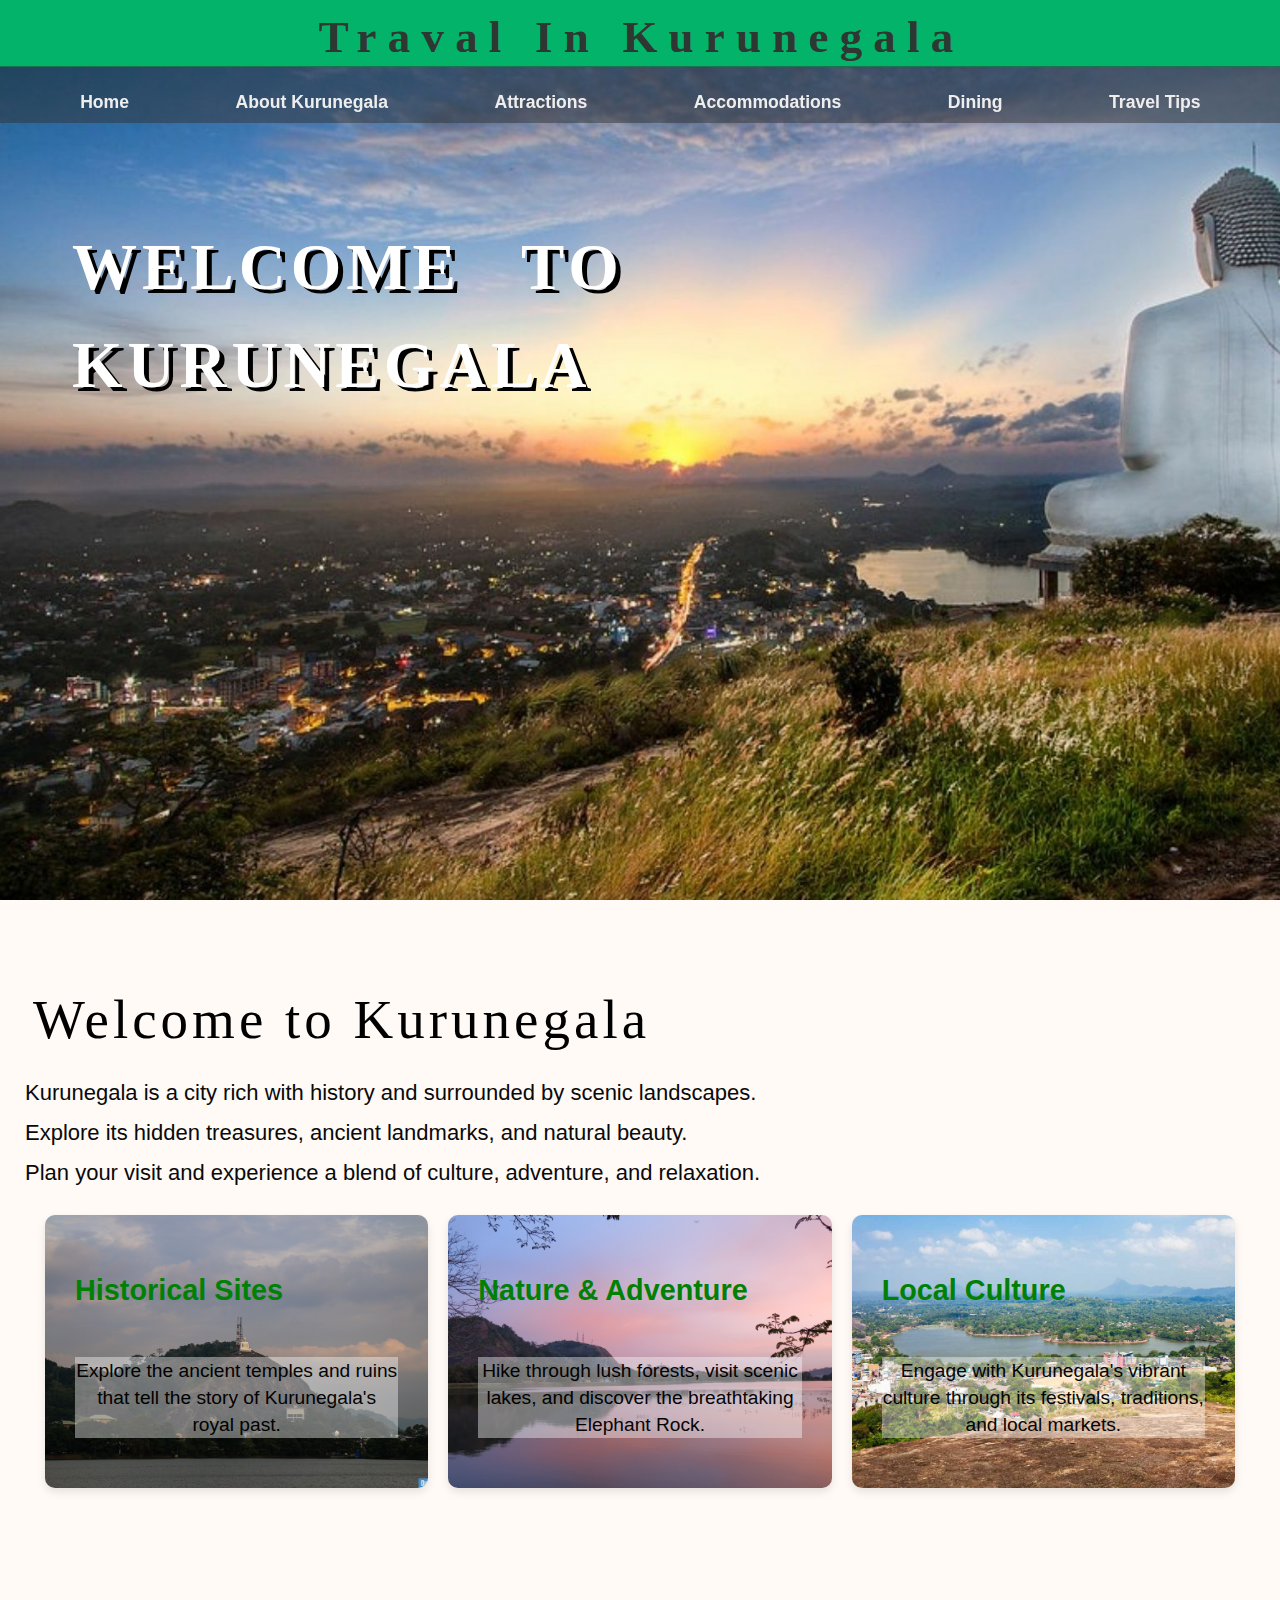
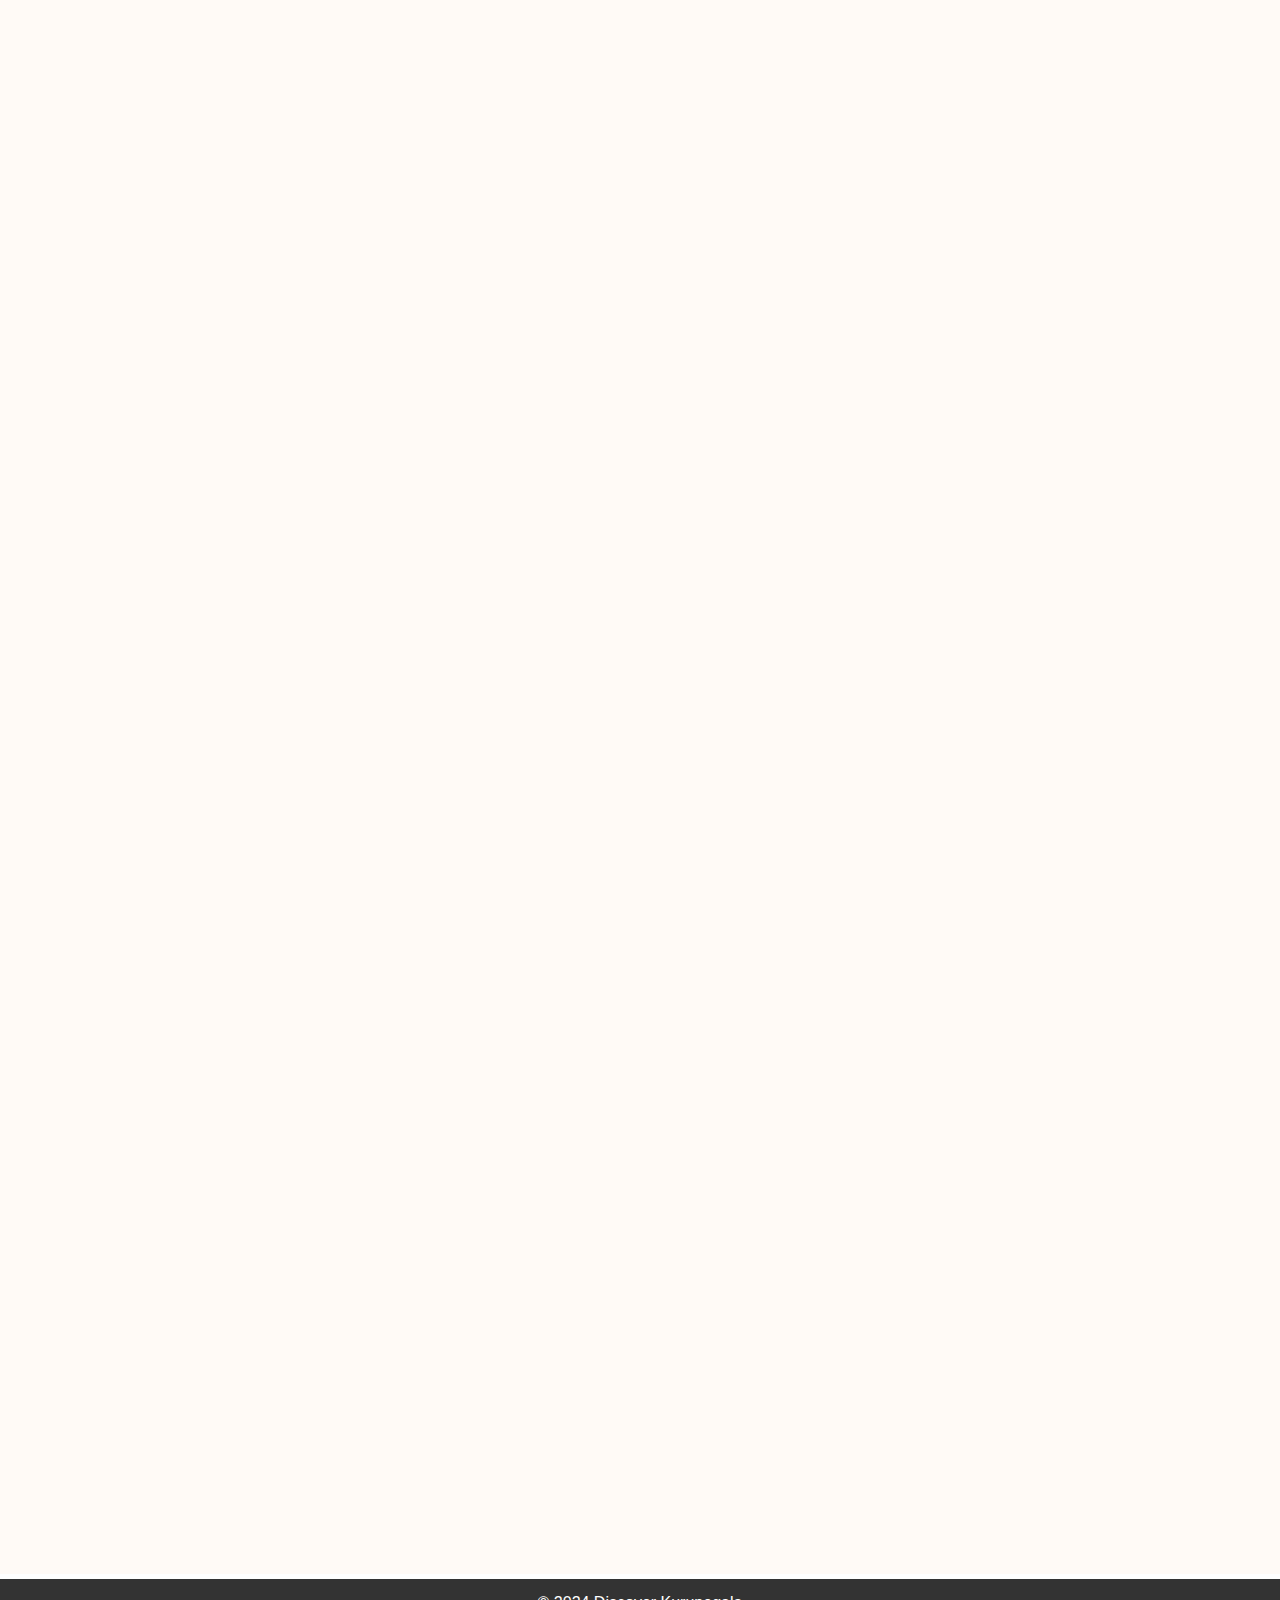
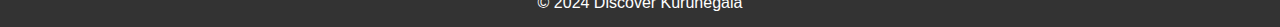
<file: index.html>
<!DOCTYPE html>
<html lang="en">
<head>
    <meta charset="UTF-8">
    <meta name="viewport" content="width=device-width, initial-scale=1.0">
    <title>Discover Kurunegala</title>
    <link rel="stylesheet" href="inde.css">
    <link href="https://unpkg.com/aos@2.3.1/dist/aos.css" rel="stylesheet">
   
</head>
<body>
<div id="header">
        <h1 style="font-size: 45px; text-align: center; font-family: EngraversGothic BT;">Traval In Kurunegala</h1>
</div>   
<div style="position:relative; margin: 0;">
    <nav>
        <ul style="margin: 0;">
            <b>
        <li><a href="index.html">Home</a></li>
        <li><a href="about.html">About Kurunegala</a></li>
        <li><a href="attractions.html">Attractions</a></li>
        <li><a href="accommodation.html">Accommodations</a></li>
        <li><a href="dining.html">Dining</a></li>
        <li><a href="traveltips.html">Travel Tips</a></li>
            </b>
        </ul>
    </nav>
</div>
<div id="img">
    <h1 data-aos="zoom-in-up" data-aos-duration="2000"> <br> Welcome To <br>Kurunegala</h1>
</div>




<section  style="background-color: #fffaf6;">
    <div class="ayubowan-svg">
        <img src="index image/Ayubowan.svg" alt="ayubowan">
    </div>
    <h2 >Welcome to Kurunegala</h2>
    <p>Kurunegala is a city rich with history and surrounded by scenic landscapes. <br>
         Explore its hidden treasures, ancient landmarks, and natural beauty. <br>
          Plan your visit and experience a blend of culture, adventure, and relaxation.</p>

    <!-- Features grid -->
    <div class="features">
        <div class="feature-box1">
            <h3>Historical Sites</h3>
            <p>Explore the ancient temples and ruins that tell the story of Kurunegala's royal past.</p>
            
        </div>
        <div class="feature-box2">
            <h3>Nature & Adventure</h3>
            <p>Hike through lush forests, visit scenic lakes, and discover the breathtaking Elephant Rock.</p>
        </div>
        <div class="feature-box3">
            <h3>Local Culture</h3>
            <div class="transboox"><p>Engage with Kurunegala's vibrant culture through its festivals, traditions, and local markets.</p></div>
        </div>
    </div>
</section>
<div class="picBox" style="background-color: #fffaf6;; height: auto;">
     <div class="pic-item1"><img src="index image/Kurunegala, Sri Lanka 🌿💚🇱🇰.jfif" alt="ku"  data-aos="zoom-in-up" data-aos-duration="2500"></div>
     <div class="pic-item2"> <img src="index image/dolukanda.jpg" alt="dulu" data-aos="zoom-in-up" data-aos-duration="2500"></div>
     <div class="pic-item3"> <img src="index image/Yapahuwa1.jpg" alt="dulu" data-aos="zoom-in-up" data-aos-duration="2500"></div>
     <div class="pic-item4"> <img src="index image/paduwasnuwara.JPG" alt="dulu" data-aos="zoom-in-up" data-aos-duration="3000"></div>
     <div class="pic-item5"><img src="index image/ku.natural.jpg" alt="dulu" data-aos="zoom-in-up" data-aos-duration="3000"></div>
     <div class="pic-item6"><img src="index image/epitam.jpg" alt="dulu" data-aos="zoom-in-up" data-aos-duration="3000"></div>

     <div class="pic-item7"><img src="index image/Deduru-Oya-2.jpg" alt="ku"  data-aos="zoom-in-up" data-aos-duration="2500"></div>
     <div class="pic-item8"> <img src="index image/9836.jpg" alt="dulu" data-aos="zoom-in-up" data-aos-duration="2500"></div>
     <div class="pic-item9"> <img src="index image/rooc.jpg" alt="dulu" data-aos="zoom-in-up" data-aos-duration="2500"></div>
     <div class="pic-item10"> <img src="index image/istockp.jpg" alt="dulu" data-aos="zoom-in-up" data-aos-duration="3000"></div>
     <div class="pic-item11"><img src="index image/LK94009374-07-E (1).JPG" alt="dulu" data-aos="zoom-in-up" data-aos-duration="3000"></div>
     <div class="pic-item12"><img src="index image/R.jfif" alt="dulu" data-aos="zoom-in-up" data-aos-duration="3000"></div>
</div>  

<div>

</div>


<script src="https://unpkg.com/aos@2.3.1/dist/aos.js"></script>
<script>
    AOS.init();
  </script>


<footer>
        &copy; 2024 Discover Kurunegala 
    </footer>
</body>
</html>
</file>
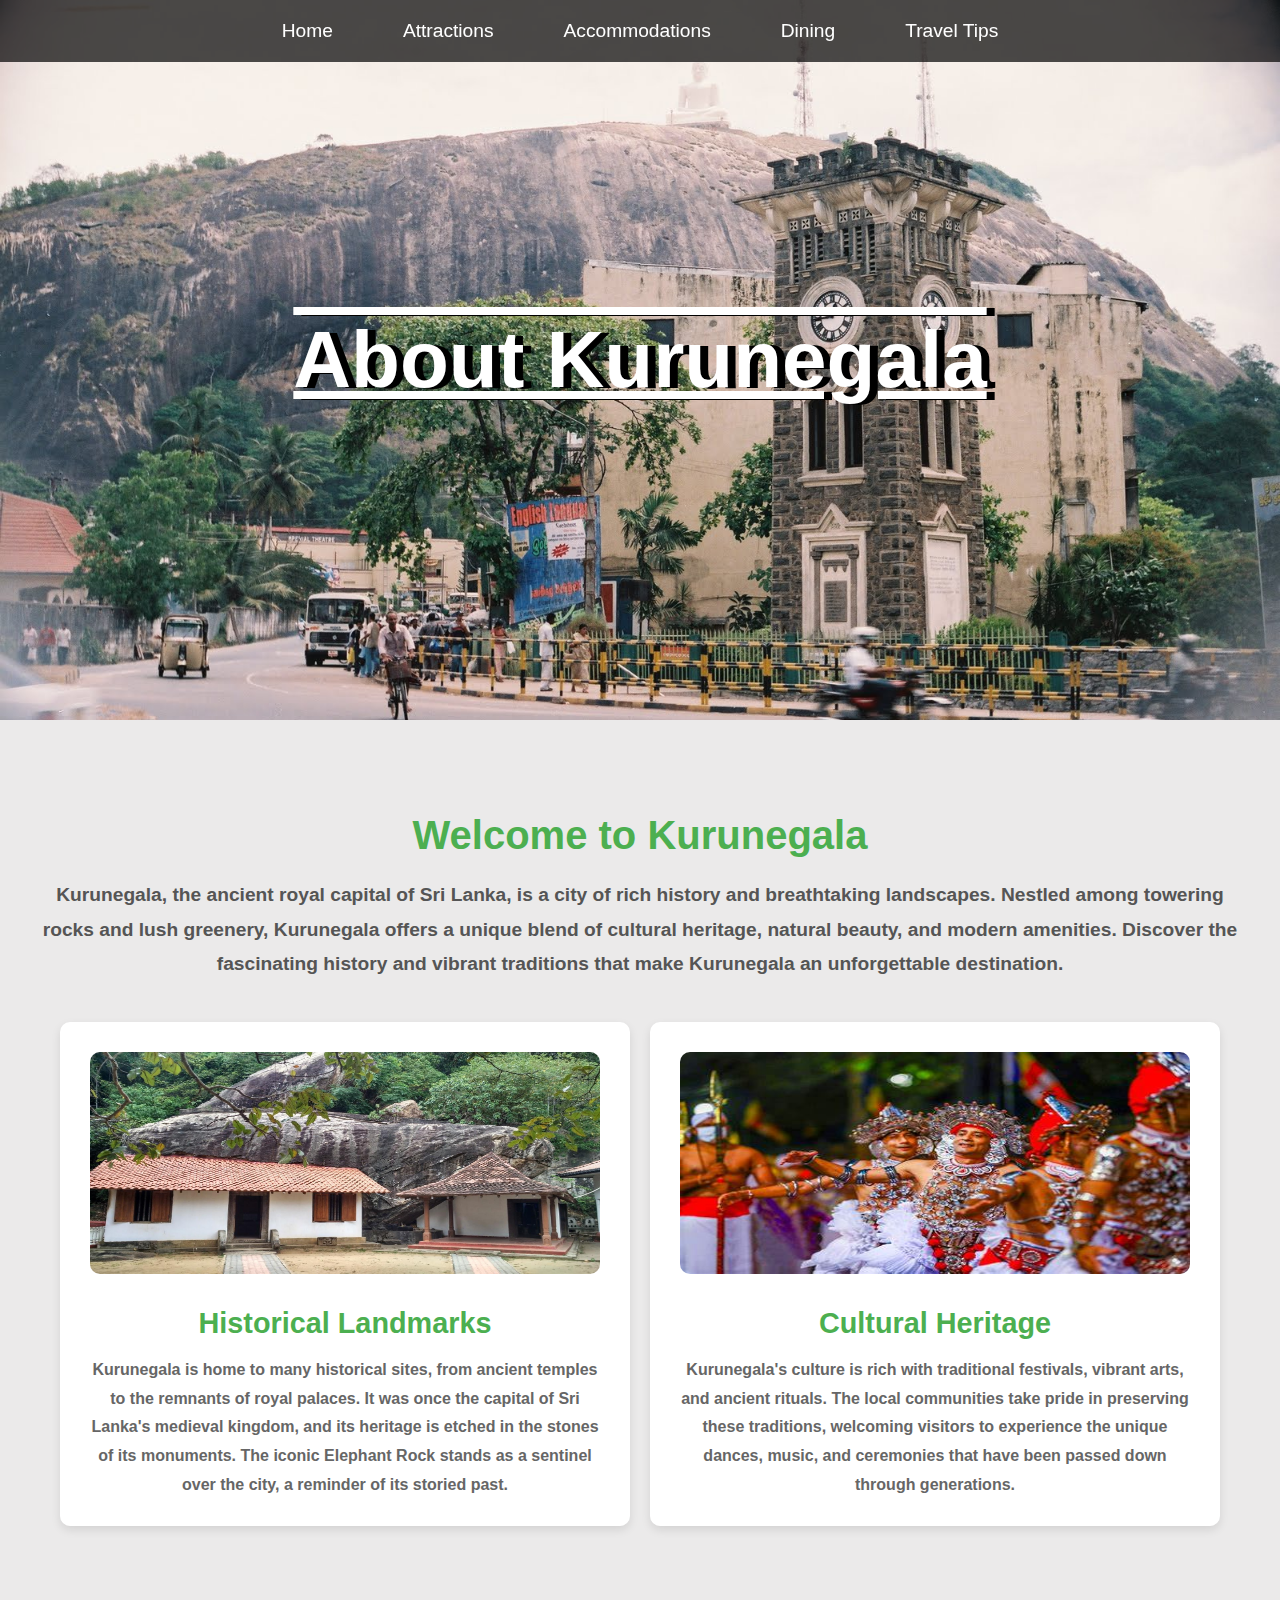
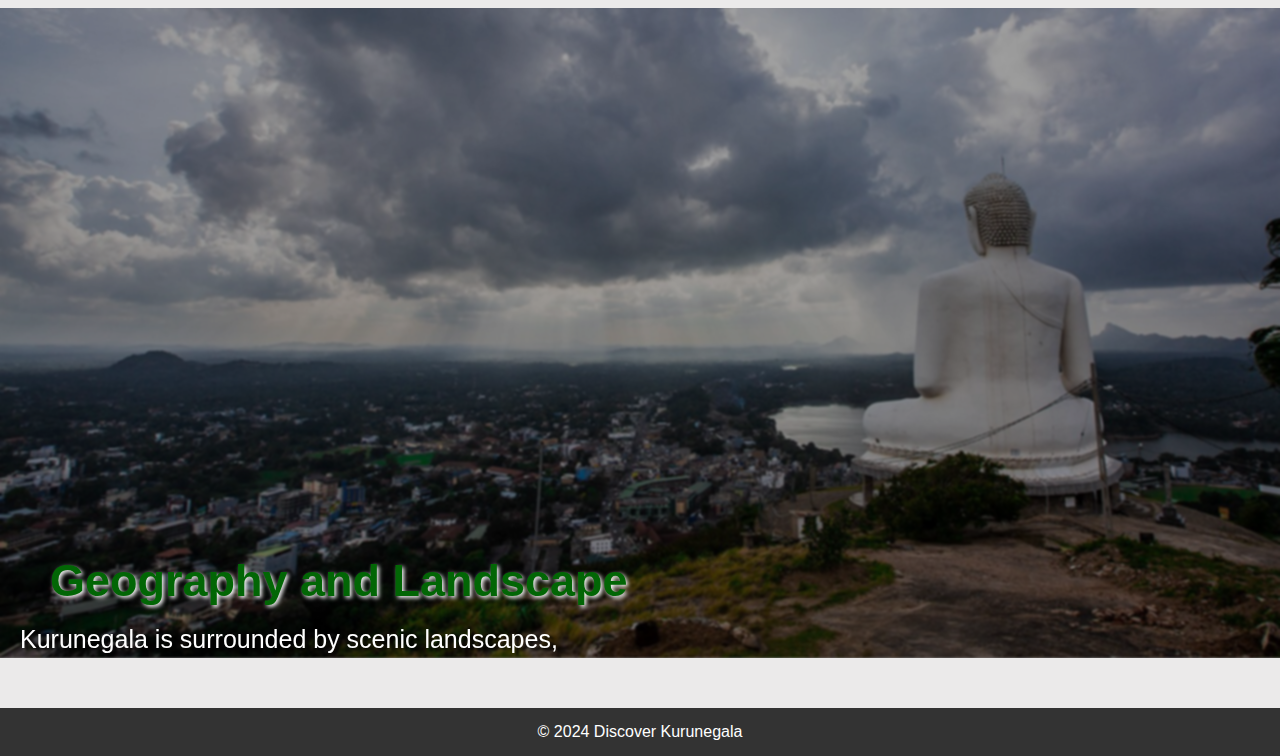
<file: about.html>
<!DOCTYPE html>
<html lang="en">
<head>
    <meta charset="UTF-8">
    <meta name="viewport" content="width=device-width, initial-scale=1.0">
    <title>About Kurunegala</title>
    <link rel="stylesheet" href="about.css">
    <link href="https://unpkg.com/aos@2.3.1/dist/aos.css" rel="stylesheet">
    <style>
      
    </style>
</head>
<body>

    <!-- Header Section -->
    <header >
        <nav>
            <a href="index.html">Home</a>          
            <a href="attractions.html">Attractions</a>
            <a href="accommodation.html">Accommodations</a>
            <a href="dining.html">Dining</a>
            <a href="traveltips.html">Travel Tips</a>
        </nav>
        <h1 data-aos="zoom-in-up" data-aos-duration="2000">About Kurunegala</h1>
    </header>

    <!-- Main Content Section -->
    <section>
        <h2>Welcome to Kurunegala</h2>
        <p>
            Kurunegala, the ancient royal capital of Sri Lanka, is a city of rich history and breathtaking landscapes. 
            Nestled among towering rocks and lush greenery, Kurunegala offers a unique blend of cultural heritage,
             natural beauty, and modern amenities. Discover the fascinating history and vibrant traditions that make
              Kurunegala an unforgettable destination.
        </p>

        <!-- Two-column layout for history and culture -->
        <div class="info-grid">
            <!-- Historical Info -->
            <div class="info-box">
                <img  src="about img/R.jpg" alt="Historical Landmarks">
                <h3>Historical Landmarks</h3>
                <p>
                    Kurunegala is home to many historical sites, from ancient temples to the remnants of royal palaces. 
                    It was once the capital of Sri Lanka's medieval kingdom, and its heritage is etched in the stones of
                     its monuments. The iconic Elephant Rock stands as a sentinel over the city, a reminder of its storied past.
                </p>
            </div>

            <!-- Cultural Info -->
            <div class="info-box">
                <img src="about img/pkuru.jfif" alt="Cultural Heritage">
                <h3>Cultural Heritage</h3>
                <p>
                    Kurunegala's culture is rich with traditional festivals, vibrant arts, and ancient rituals.
                     The local communities take pride in preserving these traditions, welcoming visitors to experience
                      the unique dances, music, and ceremonies that have been passed down through generations.
                </p>
            </div>
        </div>
    </section>

    <div class="kuru">
       <div class="kuru2">
        <h1 class="kngl" data-aos="zoom-in-up" data-aos-duration="2500" >
           <i>kurunegala</i> 
        </h1>

        <p class="p1" class="kngl" data-aos="zoom-in-up" data-aos-duration="2500"> 
            Kurunegala is a major city in the North Western Province of Sri Lanka and serves as the <br> capital of 
            both Kurunegala District and the province itself. It is located approximately 94 kilometers <br>northeast of
             Colombo, the country's capital, making it a significant urban center in the region. <br> Here are some highlights 
        </p>

        <h1 class="ph2"> Geography and Landscape </h1><br>
        <p  class="p2" >
        
            Kurunegala is surrounded by scenic landscapes, <br>
            including the iconic Kurunegala Lake and several large rock <br>
            outcrops,with the most famous being (Ethagala) or "Elephant Rock,"<br> 
            which resembles an elephant. The town is nestled amidst <br>
            coconut and rubber plantations, with a tropical climate <br>
            that keeps the region lush and green year-round.
        </p>

        <h1 class=" ph3">Historical Significance</h1><br>
        <p class="p3">    
            Kurunegala holds historical importance as an ancient <br>
            royal capital of Sri Lanka. It was briefly the seat <br>
            of the Sinhalese kings in the late 13th century, before <br>
            the kingdom moved to Kandy.  The area has remnants of <br>
            old royal architecture, monuments, and ruins that point <br>
            to its regal past.  The town’s name itself is believed to <br>
            derive from "Kuru Nagara," meaning "Town of the Elephant, <br>
            " a reference to both its geography and local legends. <br>
        </p>
    </p>
         <h1 class="ph4" >Economy and Development</h1><br>
        <p class="p4" >
            
            Kurunegala serves as a commercial and agricultural hub,<br> 
            with a thriving economy based on agriculture,  <br>
            especially in the coconut, paddy, and rubber industries. <br>
            It is also known for producing pottery, furniture, <br>
            and handicrafts. The city has seen recent development <br>
            in infrastructure, attracting more businesses and modern <br>
            facilities.
        </p>


        <h1 class="ph5"> Natural  Attractions</h1><br>
        <p class="p5" >
          
            - Ethagala (Elephant Rock): A popular viewpoint, it offers a <br> 
                panoramic view of the city and surrounding areas. <br>
            - Kurunegala Lake: A tranquil spot for walking, boating,<br> 
                and enjoying nature. <br>
            - Ridi Viharaya (Silver Temple): An ancient Buddhist temple <br>
                with intricate carvings and a rich history, located nearby. <br>
            - Kobeygane Sudarshanarama Purana Viharaya: A famous temple <br>
                 with beautiful architecture and a serene atmosphere.

        </p>


        <h1 class="ph6" >Transportation and Accessibility</h1><br>
        <p class="p6" >
            
            Kurunegala’s strategic location makes it an important transport hub. <br>
            The city has a modern bus station that connects to Colombo, Kandy, <br>
            Anuradhapura, and other major cities. The Kurunegala Railway Station <br>
            is on the   main railway line from Colombo to Kandy, with additional <br>
            connections to other regions. The planned Central  Expressway is <br>
            expected to enhance connectivity even further, reducing travel time <br>
            to Colombo and making  Kurunegala more accessible.
            

        </p>


        <h1 class="ph7">Educational and Healthcare Facilities</h1><br>
        <p class="p7">
            
            Kurunegala has a number of well-regarded schools, technical institutes, <br> 
            and a government university, the Wayamba University of Sri Lanka, which <br>
            specializes in agriculture, business, and computing. The Teaching Hospital <br>
            Kurunegala serves as the main healthcare provider in the region,  offering a <br>
            range of services to residents and visitors.
        </p>



        <h1 class="ph8" > Traditional Crafts and Shopping </h1><br>
        <p class="p8">
           
            Kurunegala is known for its handicrafts, especially items made from clay, <br>
            brass, and wood. Many local artisans produce pottery, traditional furniture, <br>
            and brassware that reflect Sri Lankan cultural motifs. The Kurunegala Market <br>
            is a bustling place where one can find fresh produce, spices, and local crafts.
        </p>



        <h1 class="ph9" >  Climate </h1><br>
        <p class="p9" >
            The climate in Kurunegala is tropical, with two main seasons: the wet season <br>
            (typically May to September) and the dry season (November to April). <br>
            Average temperatures range between 24°C and 32°C throughout the year. <br>
            The monsoon seasons bring occasional heavy rains, but the dry season offers <br>
            warm and pleasant weather, ideal for outdoor activities.In summary, <br>
            Kurunegala is a city that holds great historical, cultural, and natural appeal. <br>
            From its rich royal past to its agricultural strengths and emerging development, <br>
            Kurunegala serves as a fascinating blend of tradition and modernity, <br>
            offering visitors and residents alike a unique experience in the heart of Sri Lanka.
        </p>

        <p class="p10"></p>

        <p class="p11"></p>
      </div>
    </div>

    <script src="https://unpkg.com/aos@2.3.1/dist/aos.js"></script>
    <script>
        AOS.init();
      </script>

    <!-- Footer Section -->
    <footer>
        &copy;  2024 Discover Kurunegala 
    </footer>

</body>
</html>
</file>
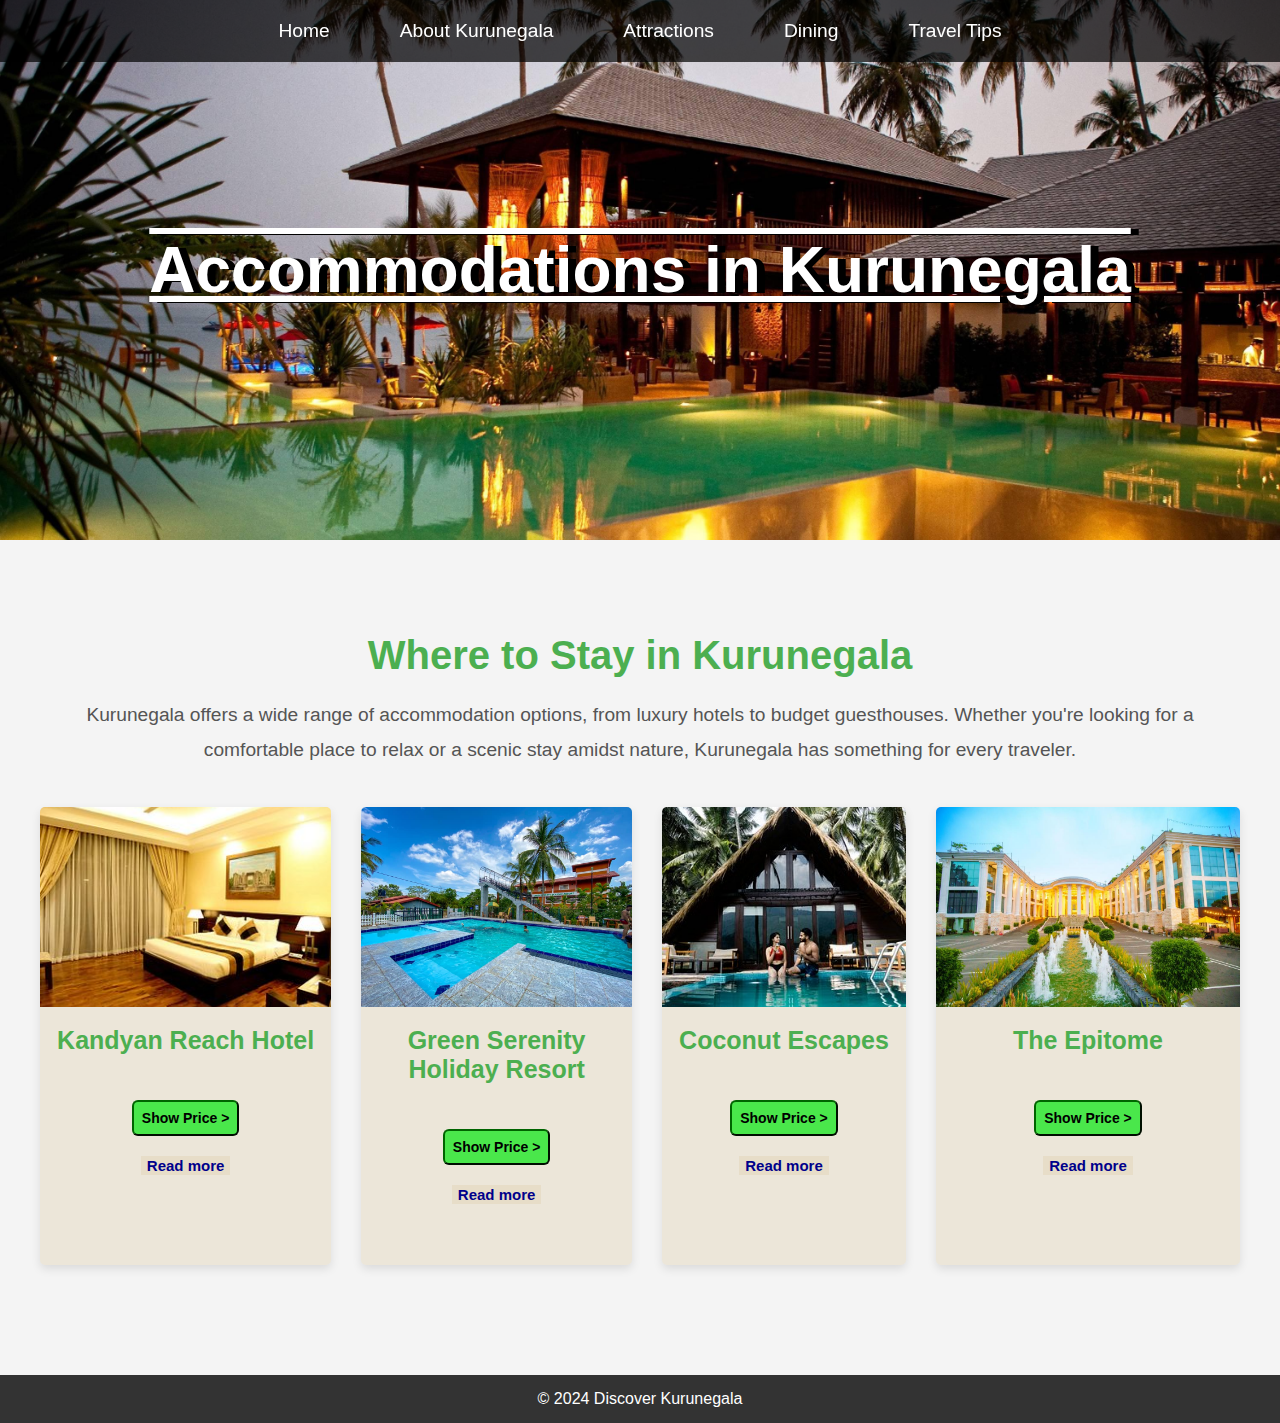
<file: accommodation.html>
<!DOCTYPE html>
<html lang="en">
<head>
    <meta charset="UTF-8">
    <meta name="viewport" content="width=device-width, initial-scale=1.0">
    <title>Attraction in Kurunegala</title>
    <link rel="stylesheet" href="accommodation.css">
    <script src="accommodation.js"></script>

</head>
<body>

    <!-- Header Section -->
    <header>
        <nav>
            <a href="index.html">Home</a>
            <a href="about.html">About Kurunegala</a>
            <a href="attractions.html">Attractions</a>
            <a href="dining.html">Dining</a>
            <a href="traveltips.html">Travel Tips</a>
        </nav>
        <h1> Accommodations in Kurunegala</h1>
    </header>

    <!-- Main Content Section -->
    <section>
        <h2>Where to Stay in Kurunegala</h2>
        <p>Kurunegala offers a wide range of accommodation options, from luxury hotels to budget guesthouses.
             Whether you're looking for a comfortable place to relax or a scenic stay amidst nature, Kurunegala has
              something for every traveler.</p>

        <!-- Attractions Grid -->
        <div class="attractions-grid ">
            <!-- Attractions Item 1 -->
            <div class="attraction-item">   
                <img src="accommodation img/kandyan-reach-hotel.jpg" alt="Hotel 1"> 
                <h3> Kandyan Reach  Hotel</h3> 
                <div class="btn">
                    <button class="bttn2"> Show Price > </button>
                </div>                
                
                   
                <p>
                    <span id="dots1"></span>
                    <span id="more1"> 
                        Finding an ideal hotel in Kurunegala does not have to be difficult. Welcome to Kandyan Reach Hotel, a nice option for travelers like you.

You’ll enjoy relaxing rooms that offer air conditioning, and you can stay connected during your stay as Kandyan Reach Hotel offers guests free internet access.

The hotel features a concierge and room service. Plus, Kandyan Reach Hotel offers a pool and free breakfast, providing a pleasant respite from your busy day. For guests with a vehicle, free parking is available.

If you are looking for a good Indian restaurant, you may want to check out Shanthi Cafe or Awanhala Kurunegala while staying at Kandyan Reach Hotel.

Kandyan Reach Hotel puts the best of Kurunegala at your fingertips, making your stay both relaxing and enjoyable.
                    </span>
                        <button onclick="toggleReadMore(1)" class="read-more-btn" id="myBtn1">Read more</button></p>
           
            </div>
           


            <!-- Attractions Item 2 -->
            <div class="attraction-item">
                <img src="accommodation img/green-serenity-holiday.jpg" alt="Hotel 2">
                <h3> Green Serenity <br> Holiday Resort</h3>
                <div class="btn">
                    <button class="bttn2"> Show Price > </button>
                </div>     
                <p><span id="dots2"></span>
                    <span id="more2"> 
                        Green Serenity Holiday Resort is set in Kurunegala and offers a restaurant, a swimming pool, 
                         playground, a reception hall and a garden. Located right next to the calming Maguruoya River,
                          the property lies in lush greenery with plenty of wildlife roaming around.
                    </span>
                        <button onclick="toggleReadMore(2)" class="read-more-btn" id="myBtn2">Read more</button></p>
            </div>

            <!-- Attractions Item 3 -->
            <div class="attraction-item">
                <img src="accommodation img/coconut-escapes.jpg" alt="Guesthouse 1">
                <h3>Coconut Escapes</h3>
                <div class="btn">
                    <button class="bttn2"> Show Price > </button>
                </div>     
                <p><span id="dots3"></span>
                    <span id="more3"> 
                        We are a newly built hotel offering a luxurious escape with adventure filled exhilarating 
                        experience. Private Villa with pool. Situated amid 40 acres of Coconut Plantation overlooking
                         the Mountain ranges and Paddy fields. There is no better place to enjoy the serenity, have a 
                         dip in our plunge pool and listen to the bird whistle. ATV Bikes, Air Rifle Shooting, Village 
                         Tractor tours, Golf Cart Rides, Board Games, Cricket, we got it all.
                    </span>
                        <button onclick="toggleReadMore(3)" class="read-more-btn" id="myBtn3">Read more</button></p>
            </div>

            <!-- Attractions Item 4 -->
            <div class="attraction-item">
                <img src="accommodation img/epitom.jpg" alt="Hotel 3">
                <h3>The Epitome</h3>
                <div class="btn">
                    <button class="bttn2"> Show Price > </button>
                </div>     
                <p><span id="dots4"></span>
                    <span id="more4"> 
                        Set in Kurunegala, 46 km from Kandy Royal Botanic Gardens, The Epitome offers accommodation with an outdoor swimming pool, free private parking, a garden and a shared lounge. The property is located 46 km from Kandy City Center Shopping Mall, 47 km from Sri Dalada Maligawa and 47 km from Kandy Museum. The hotel has a terrace and city views, and guests can enjoy a meal at the restaurant or a drink at the bar.

At the hotel all rooms come with air conditioning, a seating area, a flat-screen TV with satellite channels, a safety deposit box and a private bathroom with a bidet, free toiletries and a hairdryer. At The Epitome each room is fitted with bed linen and towels.

Guests at the accommodation will be able to enjoy activities in and around Kurunegala, like cycling.

Staff at The Epitome are always available to provide information at the reception.

Bogambara Stadium is 47 km from the hotel, while Kandy railway station is 47 km away. Victoria Reservoir Kandy Seaplane Base Airport is 63 km from the property.

Couples particularly like the location — they rated it 8.2 for a two-person trip.
                    </span>
                        <button onclick="toggleReadMore(4)" class="read-more-btn" id="myBtn4">Read more</button></p>
            </div>
        </div>
    </section>

    <!-- Footer Section -->
    <footer>
        &copy; 2024 Discover Kurunegala 
    </footer>

</body>
</html>
</file>
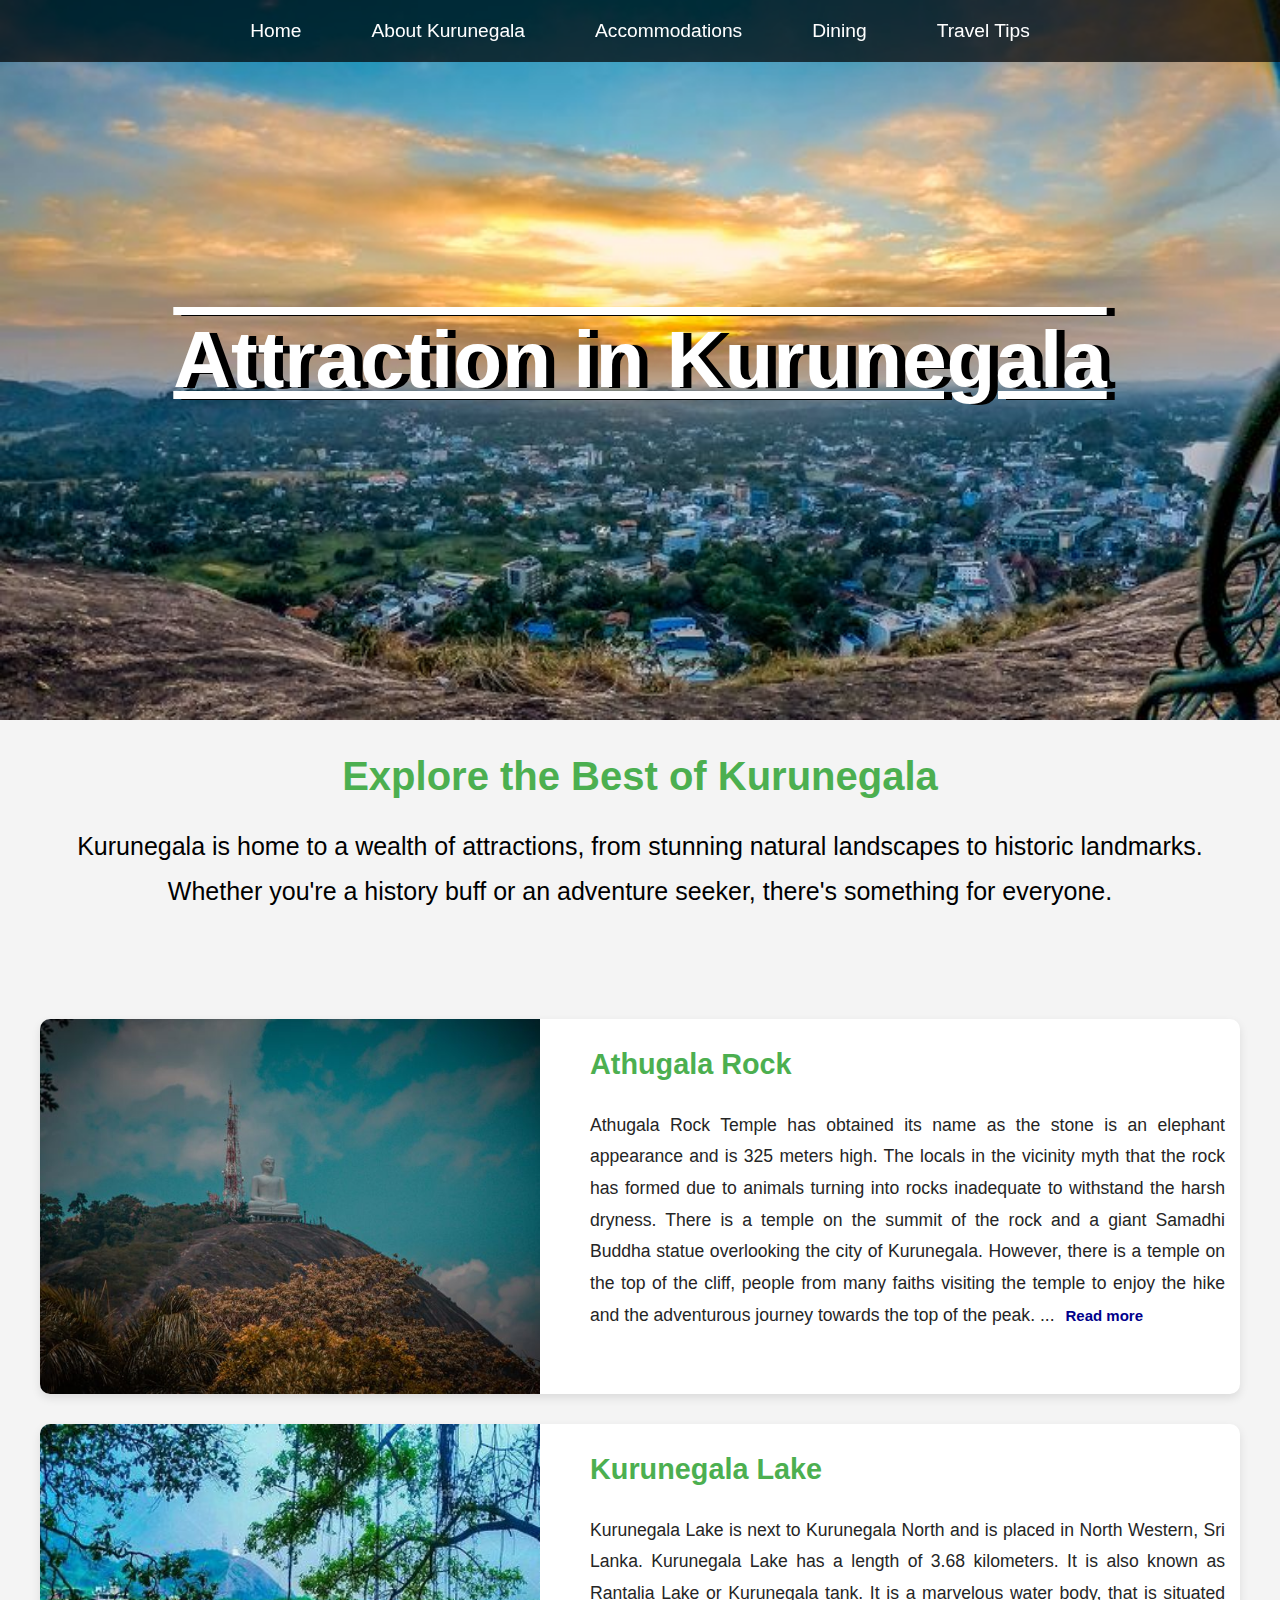
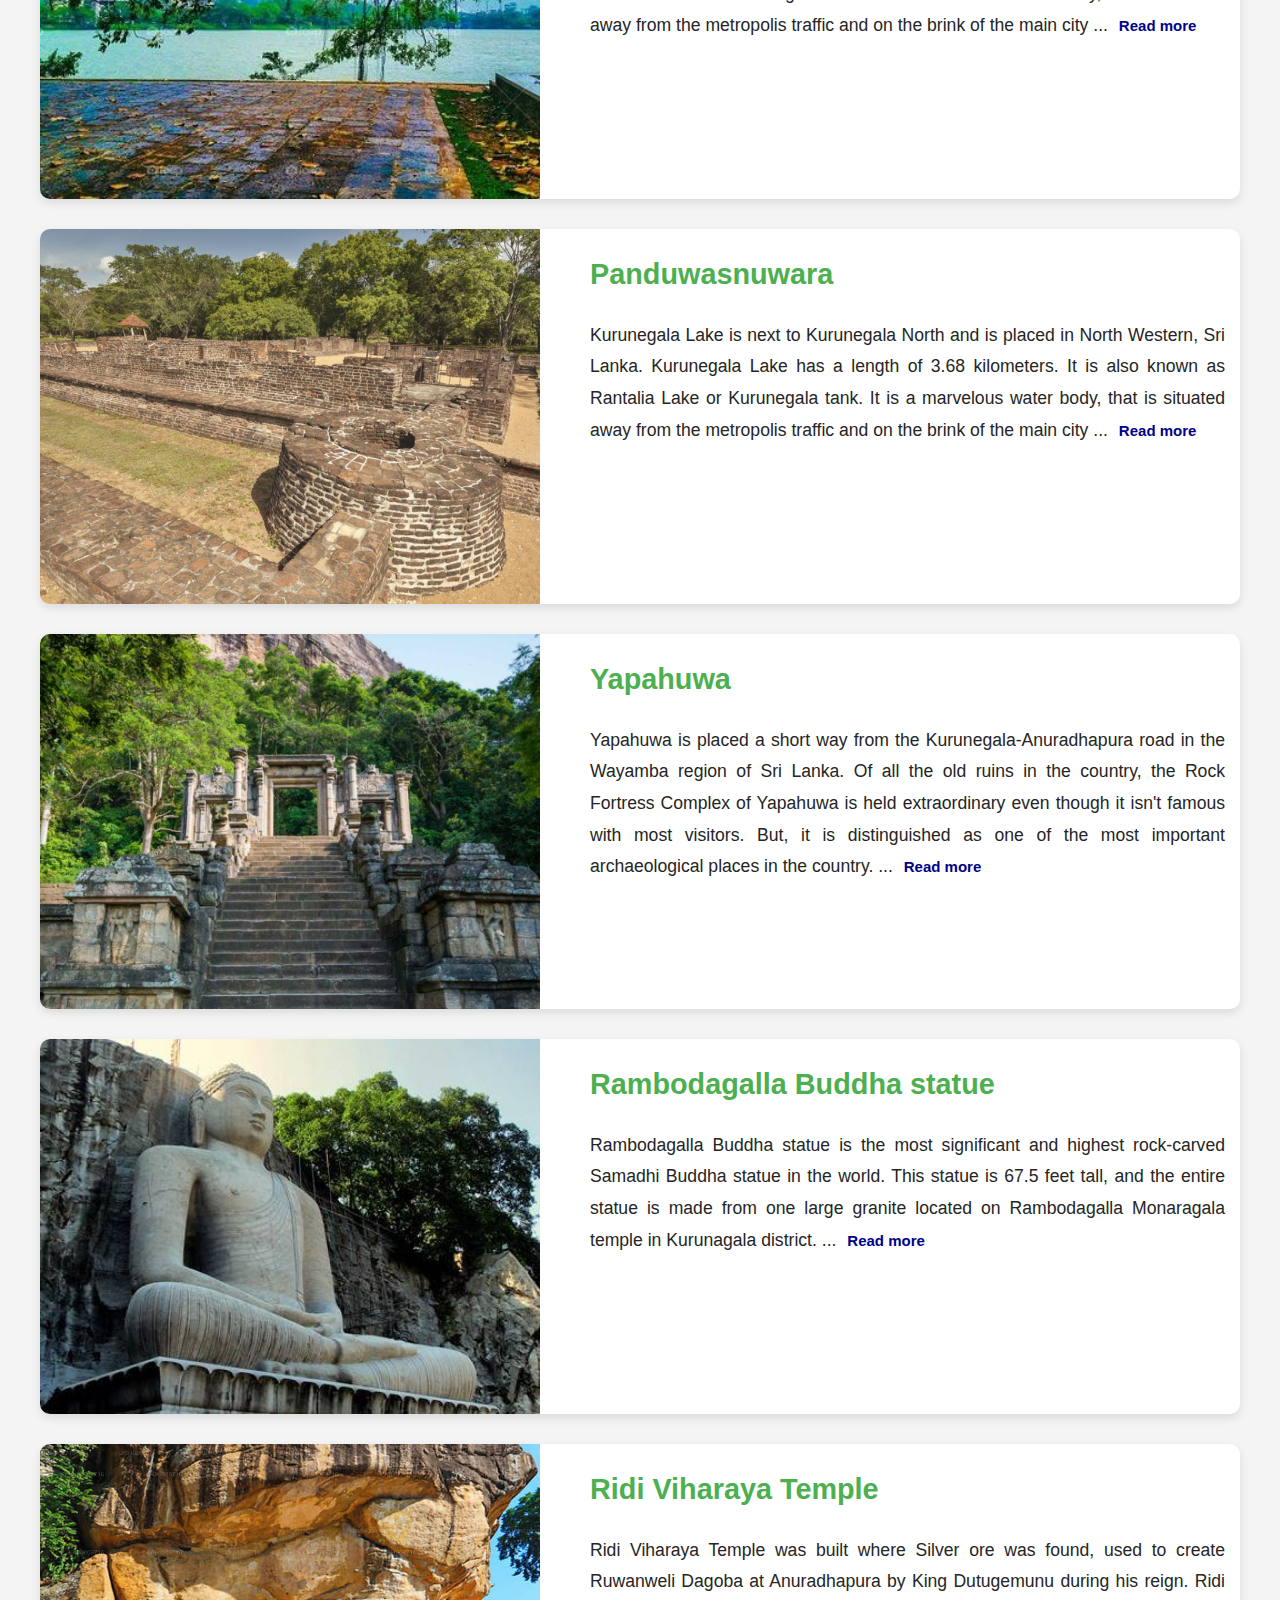
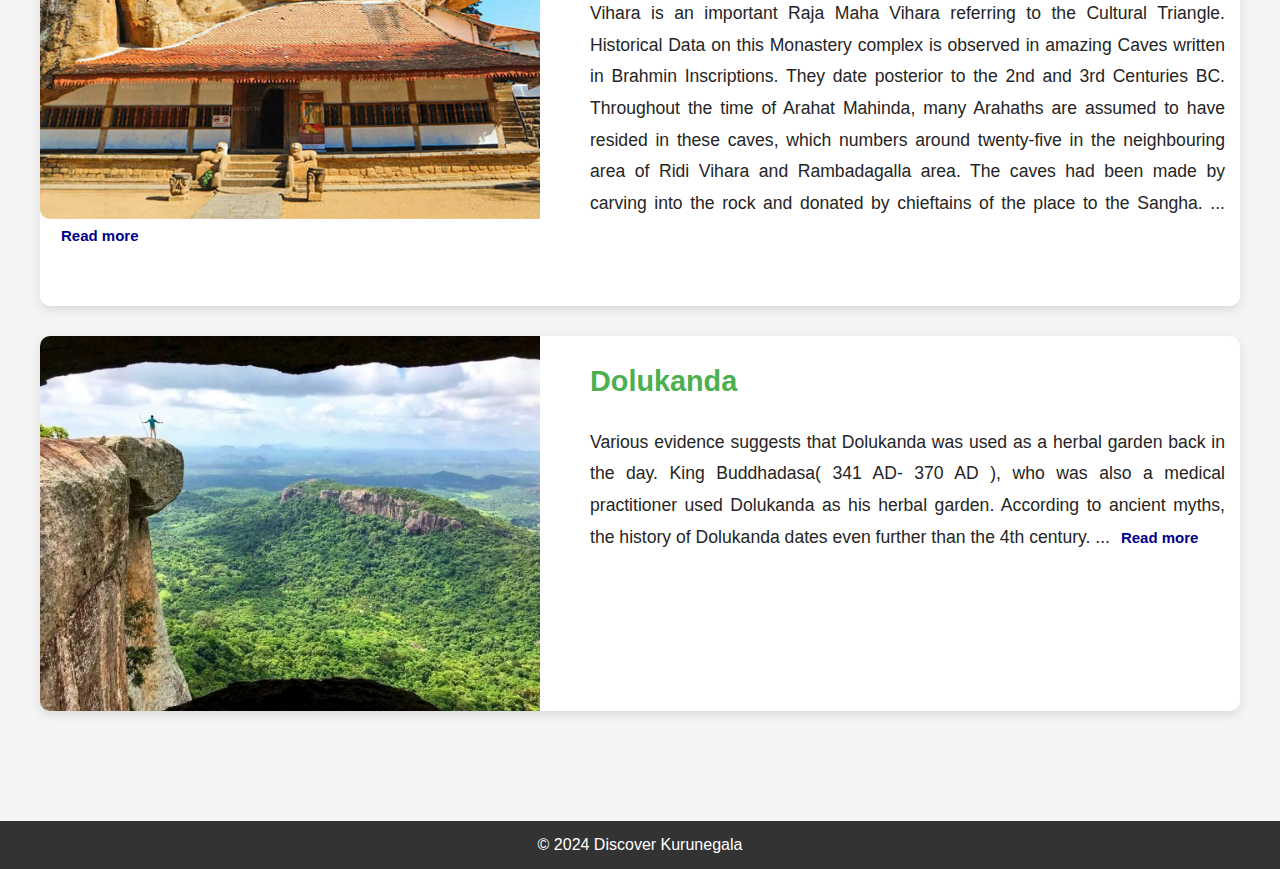
<file: attractions.html>
<!DOCTYPE html>
<html lang="en">
<head>
    <meta charset="UTF-8">
    <meta name="viewport" content="width=device-width, initial-scale=1.0">
    <title> in Kurunegala</title>
    <link rel="stylesheet" href="attractionss.css">
    <script src="attraction.js"></script>
    <!-- <style>
        /* General Styles */
       
    </style> -->
</head>
<body>

    <!-- Header Section -->
    <header>
        <nav>
            <a href="index.html">Home</a>
            <a href="about.html">About Kurunegala</a>
            <a href="accommodation.html">Accommodations</a>
            <a href="dining.html">Dining</a>
            <a href="traveltips.html">Travel Tips</a>
        </nav>
        
        <h1>Attraction in Kurunegala</h1>
    </header>

    <!-- Main Content Section -->
    <section class="Maincon">
        <h2>Explore the Best of Kurunegala</h2>
        <p>Kurunegala is home to a wealth of attractions, from stunning natural landscapes to historic landmarks.
             Whether you're a history buff or an adventure seeker, there's something for everyone.</p>
    </section>        
    
             

    <section>
        <!-- Attractions Grid -->
        <div class="accommodations-grid">
           
            <!-- Attraction Item 1 -->
            <div class="accommodation-item ">
                <img src="attraction img/elephant rock.jpg" alt="Ridi Viharaya">
                <h3>Athugala Rock</h3>
                <p>Athugala Rock Temple has obtained its name as the stone is an elephant appearance and is 325 meters 
                    high. The locals in the vicinity myth that the rock has formed due to animals turning into rocks 
                    inadequate to withstand the harsh dryness.
                    There is a temple on the summit of the rock and a giant Samadhi Buddha statue overlooking the city
                    of Kurunegala. However, there is a temple on the top of the cliff, people from many faiths visiting
                    the temple to enjoy the hike and the adventurous journey towards the top of the peak. 
                    <span id="dots1">...</span>
                    <span id="more1">
                        You could use the stairs to reach the top of the mountain or use the vehicle to climb up. Hiking your
                        route to the top of the hill is more pleasant than using a car to reach the top. Walking towards the 
                        top of the mountain is favoured by many people.
                        The most suitable time to start hiking up the rock is during or after the sunset, giving a panoramic 
                        view of the Kurunegala city. <br><br>
                        
                        <b> <u>The Myth of the Rock's Formation</u></b> <br> <br>
                        Legend has it that the animals inhabiting the area, unable to endure the harsh drought conditions, 
                        transformed into stone formations. The rock at Athugala took the shape of an elephant, symbolizing
                         the strength and resilience of the animals that succumbed to their surroundings. This myth adds an 
                         aura of mystique and intrigue to the already awe-inspiring rock formation. <br> <br>
                        
                        <b><u>The Temple and Samadhi Buddha Statue </u></b><br> <br>
                        Perched atop the rock, there stands a majestic temple that draws visitors from various faiths. The 
                        temple not only offers a place of worship but also provides a gateway to an exhilarating hiking 
                        experience. At the pinnacle of the rock, overlooking the city of Kurunegala, stands a remarkable 
                        Samadhi Buddha statue. This snow-white statue captures the attention of all who lay eyes upon it, 
                        seemingly floating in the distance. <br> <br>
                        
                        <b><u>Accessing the Rock Temple</u></b><br> <br>
                        To reach the top of Athugala, visitors have two options: ascend by climbing the stairs or use a 
                        vehicle for convenience. While the vehicle may provide a quicker ascent, many individuals, both 
                        young and old, prefer the adventurous journey of hiking to the summit. Hiking towards the top of
                         the hill allows one to immerse themselves in the natural beauty and experience the surrounding 
                         environment more intimately. <br> <br>
                        
                        <b><u>The Best Time to Visit </u></b><br> <br>
                        Embarking on the hike up Athugala Rock during or after sunset offers a truly magical experience.
                         As the sun sets, painting the sky in shades of pink and purple, the panoramic view of Kurunegala
                        city unfolds before your eyes. The once bustling lights of vehicles and vibrant shops illuminate 
                        the cityscape, creating a breathtaking vista. This time of day adds an extra layer of enchantment 
                        to the journey and rewards hikers with a truly memorable sight. <br>
                        The Athugala Rock Temple offers a unique blend of natural wonders, religious significance, 
                        and adventure. The myth surrounding its formation, the temple perched atop the rock, and the 
                        magnificent Samadhi Buddha statue all contribute to its allure. Whether you choose to hike or 
                        take the vehicle, the journey to the top promises to be an unforgettable experience. Witnessing 
                        the panoramic view of Kurunegala city at sunset and encountering the ethereal snow-white Buddha 
                        statue will leave you in awe of the beauty that unfolds at Athugala Rock Temple.</span>
                        <button onclick="toggleReadMore(1)" class="read-more-btn" id="myBtn1">Read more</button></p>
               
            </div>

            <!-- Attraction Item 2 -->
            <div class="accommodation-item ">
                <img src="attraction img/lake.jpg" alt="Kurunegala Lake">
                <h3>Kurunegala Lake</h3>
                <p>Kurunegala Lake is next to Kurunegala North and is placed in North Western, Sri Lanka. Kurunegala Lake has
                     a length of 3.68 kilometers. It is also known as Rantalia Lake or Kurunegala tank. It is a marvelous water body, 
                     that is situated away from the metropolis traffic and on the brink of the main city 
                    <span id="dots2">...</span>
                    <span id="more2">
                         <br><br><b><u>The livelihood of people</u></b> <br><br>
                        Kurunegala Lake may be described as the lifeblood of the people of Kurunegala. It is providing water 
                        for agriculture while enhancing the natural beauty of the town. The lake occupies a huge part of the cit
                         and positioned in the center of the city. Kurunegala Lake is given a facelift during the last numerous years. 
                         Today it has a beautiful, easy, and nicely maintained green surrounding. It makes a stunning sight over the 
                         city in the days when the lake is full of freshwater after the rain. The modern promenade around the lake provides
                          a tempting atmosphere for a night walk. <br><br>
                        
                        <b> <u>Functions held at the place</u></b> <br> <br>
                        Sitting near the lake or walking around it and enjoying the view is, of course, free of price. While enjoying your 
                        time in the lake, you could head to an eating place or bar to enjoy the sunset. It must also be kept in a note that
                         the locals of Kurunegala love to hold their marriage ceremonies at this place due to the picturesque view it 
                         offers.<br> <br>
                        
                        <b><u>Development of the site </u></b><br> <br>
                        The Urban Development Authority has already undertaken the beautification of Kurunegala Lake surroundings as one 
                        of the priority projects intending to enhance the cultured condition of the town while the Lake beautification
                        undertaking encompasses 3.5 km strolling track with a cycle lane, planting trees, offering vehicle parking spaces, 
                        trimming of existing trees, lights of the project area, etc. The UDA has prepared a plan including the above features
                        and the total challenge cost is very high. Kurunegala city is being developed as the main urban center in the North
                        Western Province. Although the population in the municipal limit is recorded as 30,000, the daily commuter populace 
                        is around 0.5 million and the town is growing fast because of facilities available with road linkages.Therefore, it
                        has become essential to offer open areas and recreational and enjoyment arenas to cater to the present and future
                        demands of the population. The UDA being the principal planning agency is guiding the improvement based totally 
                        on the town development plan while implementing the action projects.
                        </span>
                        <button onclick="toggleReadMore(2)" class="read-more-btn" id="myBtn2">Read more</button></p>
            </div>


            <!-- Attraction Item 3 -->
            <div class="accommodation-item ">
                <img src="attraction img/Panduwasnuwara.jpg" alt="Panduwasnuwara">
                <h3>Panduwasnuwara</h3>
                <p>Kurunegala Lake is next to Kurunegala North and is placed in North Western, Sri Lanka. Kurunegala Lake has
                    a length of 3.68 kilometers. It is also known as Rantalia Lake or Kurunegala tank. It is a marvelous water body, 
                    that is situated away from the metropolis traffic and on the brink of the main city 
                   <span id="dots3">...</span>
                   <span id="more3">
                        <br><br><b><u>Description</u></b> <br><br>
                        Panduwasnuwara is an old city in the Kurunegala region that performed as the capital of Sri Lanka for a short 
                        time. King Parakramabahu set up his provisional capital in this city during the 12th century.
                        During this time, Panduwasnuwara was the city home of the sacred tooth relic, which was brought back to Sri Lanka 
                        from India by King Parakramabahu.
                        Although Panduwasnuwara is not as dramatic as the capital cities Anuradapura or Polonnaruwa, it is still worth 
                        investigating if one gets the possibility.
                        The place, which contains the ruins of ancient structures, is spread over an area of 20 hectares, of which some 
                        parts have still not been unearthed.<br><br>
                       
                       <b> <u>More Details about this Attraction</u></b> <br> <br>
                       Panduwasnuwara is an ancient capital located in the Kurunegala District of Sri Lanka. Situated 
                       approximately 19 km (12 mi) away from Wariyapola town, this historical site is believed to have 
                       been the controlling centre known as Parakramapura of Dakkhinadesa during the 12th century, under 
                       the rule of King Parakramabahu. Today, visitors can still witness the remaining ruins of this 
                       ancient kingdom, primarily located in the Kotampitiya area along the Wariyapola-Chilaw main 
                       road.<br> <br>

                      <b> <u>Name and Misconceptions</u></b> <br> <br>
                      The current site of Panduwasnuwara has been identified as Parakramapura, the city of Dakkhinadesa,
                       founded by King Parakramabahu the Great when he was the sub-king of the territory. However, it is essential to note that 
                       Panduwasnuwara has led to certain misconceptions among the locals. They mistakenly associate this site with the ancient capital 
                       of King Panduwasadeva, who ruled the country from 504 BC to 474 BC.
                         According to local beliefs, the structure known as Chakrawalaya, situated within site, is considered the extreme or 
                        circular tower where Princess Unmada Chitra was confined by her brothers. Additionally, the nearby village called
                        Dorabawa is believed to be the Doramadalawa village where Prince Pandukabhaya spent his childhood. However, it is
                            crucial to understand that these stories lack archaeological evidence to support their claims.
                            Another belief regarding the name Panduwasnuwara suggests that it originated from an old tank called Panda Wewa, 
                            located nearby. While the exact etymology of the term remains speculative, it is clear that Panduwasnuwara holds an 
                            important place in Sri Lanka's historical landscape.<br> <br>

                      <b> <u>History of Panduwasnuwara</u></b> <br> <br>
                      Prince Parakramabahu, the successor of his uncle King Kirti Sri Megha, assumed rulership of 
                      Dakkhinadesa in 1140 A.D. Panduwasnuwara became the first capital of Parakramabahu and one of 
                      the three distinct kingdoms into which the island was divided at the time. Historical evidence 
                      indicates that King Parakramabahu actively worked to develop the infrastructure and common 
                      facilities within his ruling territory.
                        During his reign, Parakramabahu constructed a separate tooth temple at the Panduwasnuwara 
                        Raja Maha Vihara premises to house the tooth relic of Buddha, ensuring its safety and 
                        significance. After a series of successful battles with his enemies, Parakramabahu extended
                         his dominion over the entire nation and eventually moved his capital to Polonnaruwa, accompanied 
                         by the revered tooth relic.<br> <br>
                       
                       <b><u>Ruins and Archaeological Significance</u></b><br> <br>
                       The ruins scattered across approximately 20 hectares of land in Panduwasnuwara belong to the 12th 
                       century A.D. Within these ruins, visitors can explore remnants of a palace, monasteries, image 
                       houses, dagobas, monks' living quarters, carved pillars, guard stones, and other ancient
                        constructions. The palace's remains are encircled by a moat and a brick rampart, bearing a 
                        ground plan strikingly similar to King Parakramabahu's castle in Polonnaruwa.
                       One unique artifact within the palace premises is the Stone seat inscription. This slab 
                       inscription records a visit by King Kirti Sri Nissankamalla (1187-1196 A.D.) to the palace during 
                       one of his tours. The note adds further historical context to the importance and prominence of 
                       Panduwasnuwara.
                       The ruins also encompass several monasteries built in the Panchayathana architectural style. 
                       These monasteries contain stupas, image houses, Bodhigharas (tree shrines), and dwelling houses. 
                       In addition to Sinhalese inscriptions, one monastery premises also houses a Tamil inscription dating back to the reign of Nissankamalla.
                       
                       The modern temple, Panduwas Nuwara Raja Maha Vihara is situated in the heart of the ruins.
                        Within the temple grounds, visitors can observe a small Tempita Vihara (temple on pillars) 
                        and several pillar inscriptions from the 9th to 10th century A.D., offering glimpses into the 
                        rich historical tapestry of the region.
                       
                       We encourage you to embark on a journey to Panduwasnuwara and immerse yourself in its rich 
                       historical tapestry. Witness the remnants of palaces, monasteries, and other structures that 
                       stood witness to a bygone era. By visiting Panduwasnuwara, you will gain a deeper appreciation 
                       of Sri Lanka's ancient past and the significance of this great site.</span>
                       <button onclick="toggleReadMore(3)" class="read-more-btn" id="myBtn3">Read more</button></p>
            </div>

             <!-- Attraction Item 4 -->
             <div class="accommodation-item ">
                <img src="attraction img/Yapahuwa-2.jpg" alt="Kurunegala Lake">
                <h3>Yapahuwa</h3>
                <p>
                    Yapahuwa is placed a short way from the Kurunegala-Anuradhapura road in the Wayamba region of Sri Lanka. Of all the old ruins in the country, the Rock Fortress Complex of Yapahuwa is held extraordinary even though it isn't famous with most visitors. But, it is distinguished as one of the most important archaeological places in the country.
                    <span id="dots4">...</span>
                    <span id="more4"> It is even rumoured to be more prominent than The Rock Fortress in Sigiriya.
                    In the early 13th centenary, Yapahuwa was the country's capital, and it housed the Sacred Tooth Relic of the Buddha for 11 Years. King Bhuvanekabhu I, the son of King Parakramabahu, who at that time ruled Dambadeniya, was placed at Yapahuwa to guard the Country against Attackers; made the castle and the temple. After the Fortress was left, monks turned it into a monastery, and monks still reside among the ancient ruins. Even now, signs of early defence mechanisms can still be observed among the ruins.
                    On the peak of the rock, the remains of a stupa, a Bodhi tree, and a rock shelter/cave practised by Buddhist monks are visible. In addition, a couple of caves are observed at the base of the rock, one of which is a Buddhist Shrine, whereas another cave has some illustrations on it. Thus, the rock fortress has a remarkable similarity to the Sigiriya Rock Fortress.<br><br>
                   
                       
                        
                        <b> <u>More Details about this Attraction</u></b> <br> <br>
                        Yapahuwa, a 300-foot isolated rock fortress in Sri Lanka, is a testament to the country's rich history. This ancient site, dating back to the 13th century, served as the seat of governance and housed the Sacred Tooth Relic of the Buddha. In addition, Yapahuwa boasts remarkable architectural features, including the renowned Chinese-looking 'Yapahuwa Lion' stone sculpture. While smaller in scale than Sigiriya, Yapahuwa's ornamental stairway and breathtaking surrounding vistas captivate visitors. This article delves into the fascinating history, unique attributes, and exploration of Yapahuwa, inviting readers to immerse themselves in the awe-inspiring remnants of a bygone era.<br> <br>
                        
                        <b><u>Historical Significance of Yapahuwa</u></b><br> <br>
                        Yapahuwa as Sri Lanka's Seat of Governance <br>
                        During the 13th century, Yapahuwa was a significant centre of power in Sri Lanka. It was the capital of King Buvenekabahu's kingdom (1273-1284 AD) and a strategic location for governance. The city was enclosed by towering walls and a protective moat, with the palace situated on a lower level rather than at the rock's summit. Yapahuwa's prominence extended beyond its administrative role, as it housed the revered Sacred Tooth Relic of the Buddha.</span>
                        <button onclick="toggleReadMore(4)" class="read-more-btn" id="myBtn4">Read more</button></p>
            </div>

             <!-- Attraction Item 5 -->
             <div class="accommodation-item ">
                <img src="attraction img/kuru-046.jpg" alt="Kurunegala Lake">
                <h3>Rambodagalla Buddha statue</h3>
                <p>Rambodagalla Buddha statue is the most significant and highest rock-carved Samadhi Buddha statue in the world. This statue is 67.5 feet tall, and the entire statue is made from one large granite located on Rambodagalla Monaragala temple in Kurunagala district.
                    <span id="dots5">...</span>
                    <span id="more5">
                         <br><br><b><u>The Rise of a Bamiyan Buddha in Ridigama</u></b> <br><br>
                         In the tranquil village of Rambadagalla in Ridigama in the Kurunegala District, a huge stone sculpture is taking shape. This is no ordinary sculpture but one modeled on the Bamiyan Buddha in Afghanistan which was destroyed by the Taleban in 2001.

                         Why a replica of the Bamiyan Buddha is being sculpted in the Kurunegala hillside is itself a tale worth relating. It was in the aftermath of the Taleban’s act, which outraged the world, that the agitated village youth met their priest demanding that some action be taken. Ven. Egodomulla Amaramoli Thera gave them a patient hearing and resolved to harness the feelings of the youth. The next day, he called a meeting at which he suggested the building of a replica of the Bamiyan Buddha in the village itself to show the world a positive response to a tragic act. The children of the village spurred into action, collected Rs. 1,358, and handed it over to the Thera.
                         
                         Such were the beginnings of this mammoth project – the building of a 67.5-foot granite statue which has now attracted the support of people from different communities and all walks of life.
                         
                         Hearing that a group of Indian sculptors had just completed work at Ramboda, Thera contacted Colombo businessman D. Easwaren who enlisted the help of architect R. Sivaram to produce a blueprint. Former Indian High Commissioner Nirupama Rao herself visited the site and this was followed by a Rs. 2.5 million donation from the Indian High Commission to the project.
                         
                         Director of a leading business Nandadasa Rajapaksa, a devout Buddhist is also playing an active role in raising funds for the project. He strongly feels that the project completion will help in building stronger ties between India and Sri Lanka and fostering peace in the region.
                         
                         World's Largest Sedentary Buddha Statue being carved out of Granite at Rambodagalla Viharaya in Kurunegala
                         World's Largest Sedentary Buddha Statue being carved out of Granite at Rambodagalla Viharaya in Kurunegala
                         Advisor on Religious Sites and Temples to the Indian government Shri Muthu Muttiah Sthapathy, introduced to the project by Mr. Easwaren has brought in experienced sculptors from Chennai to work on the statue. Meanwhile, donations have been received from many, including President Mahinda Rajapaksa who contributed Rs. 2.5 million.
                         
                         The Rambadagalla Buddha statue was finally completed and ceremoniously opened on the 30th of April 2015 by President Maitreepala Sirisena making this the largest sedentary Buddha Statue carved out of granite in the world.<br><br>
                       
                        </span>
                        <button onclick="toggleReadMore(5)" class="read-more-btn" id="myBtn5">Read more</button></p>
            </div>
            
             <!-- Attraction Item 6 -->
             <div class="accommodation-item ">
                <img src="attraction img/ridivihare-E.JPG" alt="Kurunegala Lake">
                <h3>Ridi Viharaya Temple</h3>
                <p>Ridi Viharaya Temple was built where Silver ore was found, used to create Ruwanweli Dagoba at Anuradhapura by King Dutugemunu during his reign.
                    Ridi Vihara is an important Raja Maha Vihara referring to the Cultural Triangle. Historical Data on this Monastery complex is observed in amazing Caves written in Brahmin Inscriptions. They date posterior to the 2nd and 3rd Centuries BC. Throughout the time of Arahat Mahinda, many Arahaths are assumed to have resided in these caves, which numbers around twenty-five in the neighbouring area of Ridi Vihara and Rambadagalla area. The caves had been made by carving into the rock and donated by chieftains of the place to the Sangha.
                    <span id="dots6">...</span>
                    <span id="more6">
                         <br><br><b><u>History of Ridi Viharaya</u></b> <br><br>
                         Ridi Viharaya was constructed during the reign of Dutthagamani of Anuradhapura, a renowned Sinhalese king of ancient Sri Lanka. Dutthagamani, known for his victory over the Tamil prince Ellalan of the Chola Kingdom, initiated the construction of Ruwanwelisaya, a monumental stupa that stands tall today. The completion of Ruwanwelisaya required various materials, including silver.

                         During this time, a group of merchants travelling from the central highlands of Sri Lanka to Anuradhapura stumbled upon a jackfruit tree in the Ridigama area. As part of a ritual, they offered the fruit's first half to Buddhist monks. To their amazement, four Arhat monks appeared and accepted their offering. Then, four more monks arrived and did the same. After partaking in the jackfruit, the final monk, Arhat Indragupta, guided the merchants to a cave where silver ore was found.
                         
                         Excited by the news, the merchants informed Dutthagamani upon reaching Anuradhapura. The silver ore they discovered provided the necessary material for completing Ruwanwelisaya. In gratitude for this significant finding, Dutthagamani built the Ridi Viharaya complex on the site of the silver ore. The construction involved 300 masons and 700 other workers, including the chief artisan Vishwakarma Prathiraja.<br><br>
                        
                        <b> <u>Location of Ridi Viharaya</u></b> <br> <br>
                        Ridi Viharaya is located in Ridigama, approximately 18 kilometres northeast of Kurunegala. Kurunegala is located 94 kilometres northeast of Colombo, the capital of Sri Lanka. The temple can be found about 10 kilometres from Ibbagamuwa, along the A6 highway that connects Kurunegala and Dambulla.<br> <br>
                       
                        <b><u>The Temple Complex</u></b><br> <br>
                        Ridi Viharaya boasts a complex that houses approximately twenty-five caves. These caves have been considered the abode of Arhat monks since the arrival of Arahat Mahinda in the 3rd century BCE. Over time, the temple experienced periods of decline and revival. However, in the 18th century CE, the temple complex was revitalised during the reign of Kirti Sri Rajasinha of Kandy. Adding Uda Viharaya and connected devices such as Kumara Bandara Devalaya and Paththini Devalaya further enriched the temple.<br><br>

                        <b><u>Associated Buildings and Structures</u></b><br> <br>
                        Within the premises of Ridi Viharaya, several notable buildings and structures can be explored. One such structure is the Serasum Gala, a rock to the right of the entrance, believed to be the original site of the temple. It is said that Dutthagamani used to dress there before worshipping at the temple. On top of this rock, a small stupa can be found.

                        Another significant building is Waraka Welandu Viharaya, which dates back to the Polonnaruwa era. This building is associated with the merchants who offered jackfruit to the Arhat monks. The name "Waraka Welandu Viharaya" refers to the consumption of jackfruit. The building is constructed in stone and displays Kandyan-era paintings. Its stone roof is supported by intricately carved pillars featuring designs on all four sides, including depictions of female dancers influenced by Hindu art.
                        
                        The Hevisi Mandapaya, situated in front of the Maha Viharaya, is a pavilion that contains a rice bowl and various historically significant objects. One notable item displayed here is a centuries-old Pallakkiya used to carry elderly monks.
                        
                        Maha Viharaya, the main temple, is located inside the Rajatha Lena, a massive rock resembling the head of a cobra. This cave is believed to be the original site where the silver ore was discovered. The Maha Viharaya houses numerous Buddha statues, including a 9-meter recumbent Buddha and an ancient gold-plated Buddha statue from the Anuradhapura era. In addition, the temple's walls and roofs are adorned with intricate paintings.
                        
                        Uda Viharaya, the upper temple, belongs to the Kandyan era. It contains a seated Buddha statue with a unique Makara Thorana and a semi-circular Sandakada pahana (moonstone). The Sandakada pahana is distinctive, featuring two dragons on either side of Lord Buddha's shoulders, unlike similar designs' more common triangular shape. In addition, the chamber of Uda Viharaya showcases paintings of mythological animals and the prominent character Ravana from the Ramayana. Adjacent to this temple is a Hindu deva laya dedicated to the protector god of the area.
                        </span>
                        <button onclick="toggleReadMore(6)" class="read-more-btn" id="myBtn6">Read more</button></p>
                        
            </div>

             <!-- Attraction Item 7 -->
             <div class="accommodation-item ">
                <img src="attraction img/Dolukanda-2.jpg" alt="Kurunegala Lake">
                <h3> Dolukanda</h3>
                <p>Various evidence suggests that Dolukanda was used as a herbal garden back in the day. King Buddhadasa( 341 AD- 370 AD ), who was also a medical practitioner used Dolukanda as his herbal garden. According to ancient myths, the history of Dolukanda dates even further than the 4th century.
                    <span id="dots7">...</span>
                    <span id="more7">
                         <br><br><b><u>In Ramayana Legend</u></b> <br><br>
                         Dolukanda is also referred to as Dolukanda Sanjeevani mountain, due to the myths about the mountain’s origin. In Hinduism, Sanjeevani is a magical herb that can revive a person who is close to death. It is said that during Lord Rama’s war with Ravana, Lakshman, brother of Rama, was badly wounded. To cure Lakshman, Hanuman was called to bring Sanjeevani from a certain part of the Himalayas. It is said that Hanuman, who forgot the name of the herb, lifted the entire section of the mountain and brought it here. It is believed that parts of the mountain fell at  5 different places in Sri Lanka, which are now called as Sanjeevani drops. Dolukanda is one such place in Sri Lanka. Hence, Dulukadna is a part of the Ramayana trail in Sri Lanka.<br><br>
                        
                        <b> <u>How to get to Dolukanda mountain?</u></b> <br> <br>
                        There are 2 routes to access Dolukanda. <br> <br> 

                       1.Kurunegala –> Muththettugoda junction –> Ganewatta –> 10th mile post –> Hunupola village –> Dolukanda <br>
                       2.Kurunegala –> Ibbagamuwa –> Madagalla road –> Godagala –> Arankale –> Doluwa –> Dolukanda <br> <br>
                        Dolukanda is designated as a reserve under Forest Department. It is advised to take a special permit to climb the mountain. And also inform the thero of the Dolukanda temple. The trek to the mountain is moderately difficult. It is recommended to go as groups and not to bring senior citizens and kids. Beware of wild boars, serpents, and wasp attacks.
                        
                        
                        </span>
                        <button onclick="toggleReadMore(7)" class="read-more-btn" id="myBtn7">Read more</button></p>
                        
            </div>
            



             
        </div>
    </section>

    <!-- Footer Section -->
    <footer>
        &copy; 2024 Discover Kurunegala
    </footer>

</body>
</html>
</file>
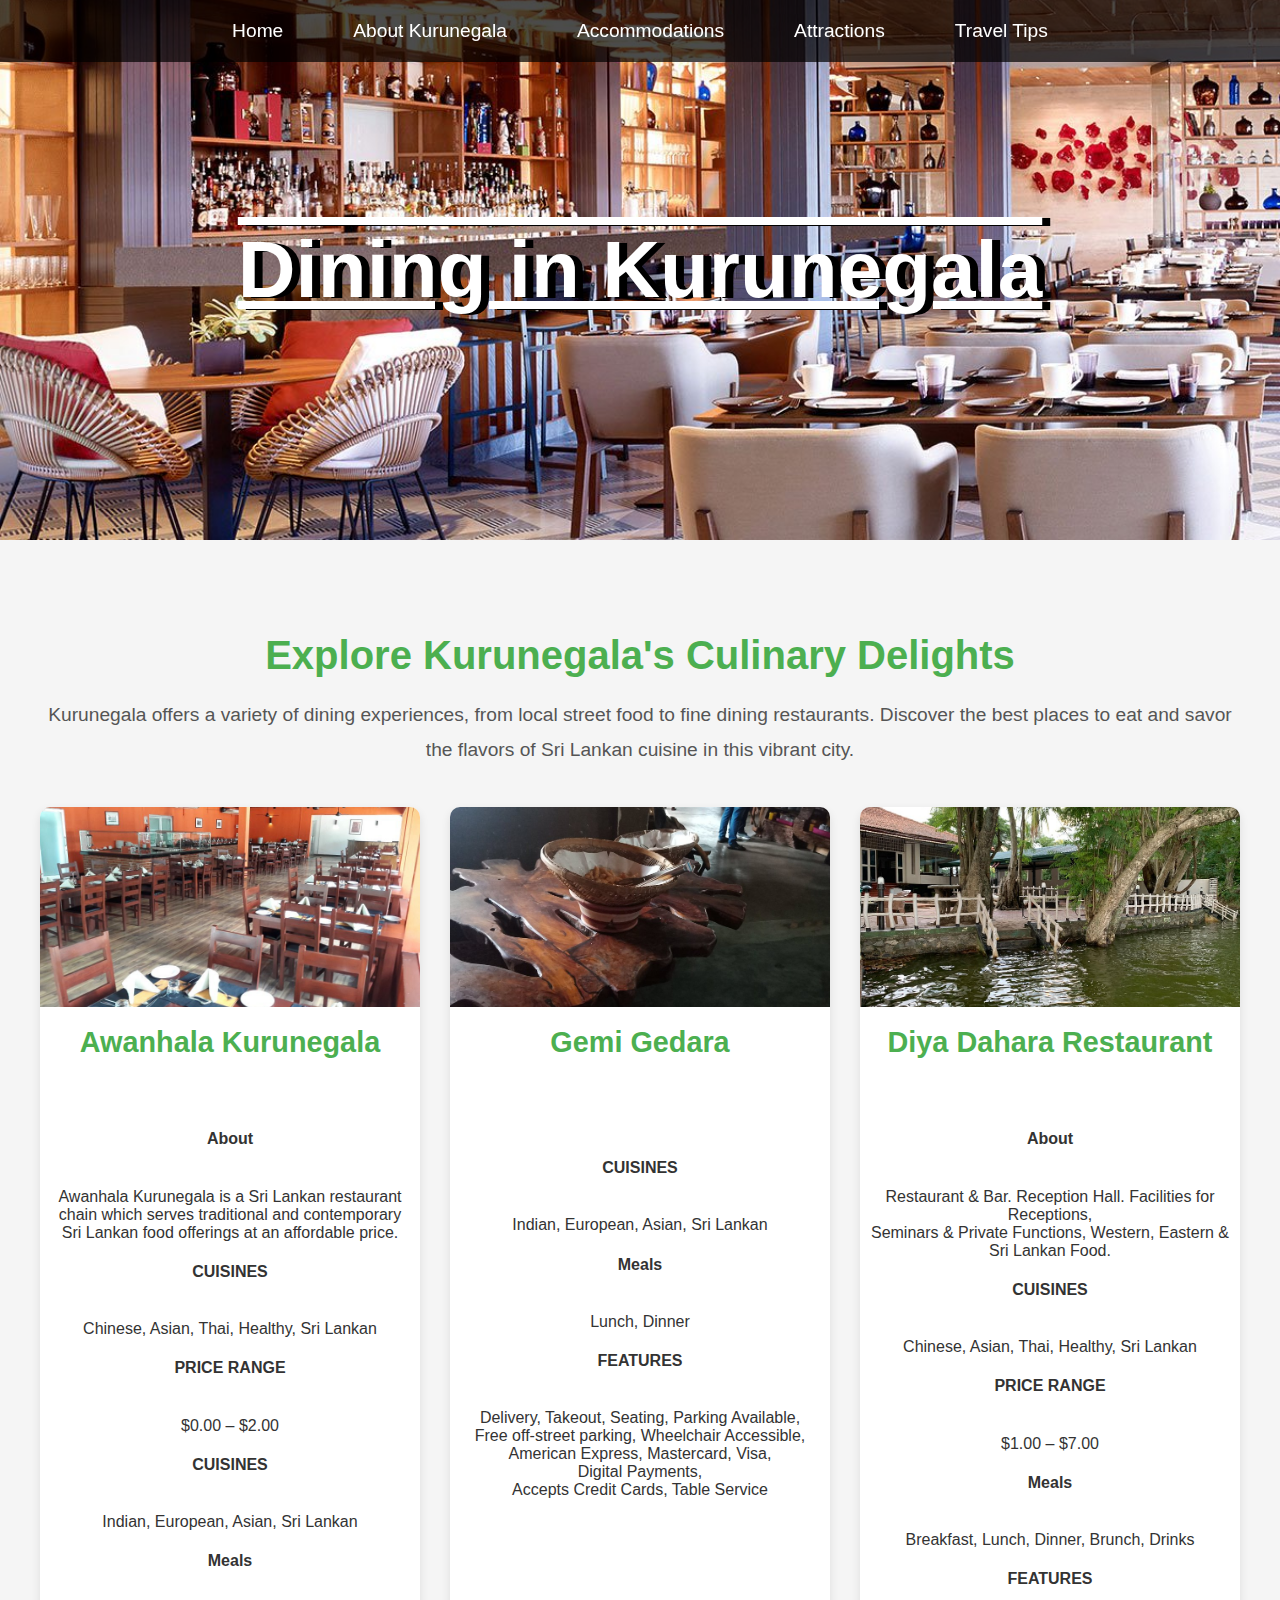
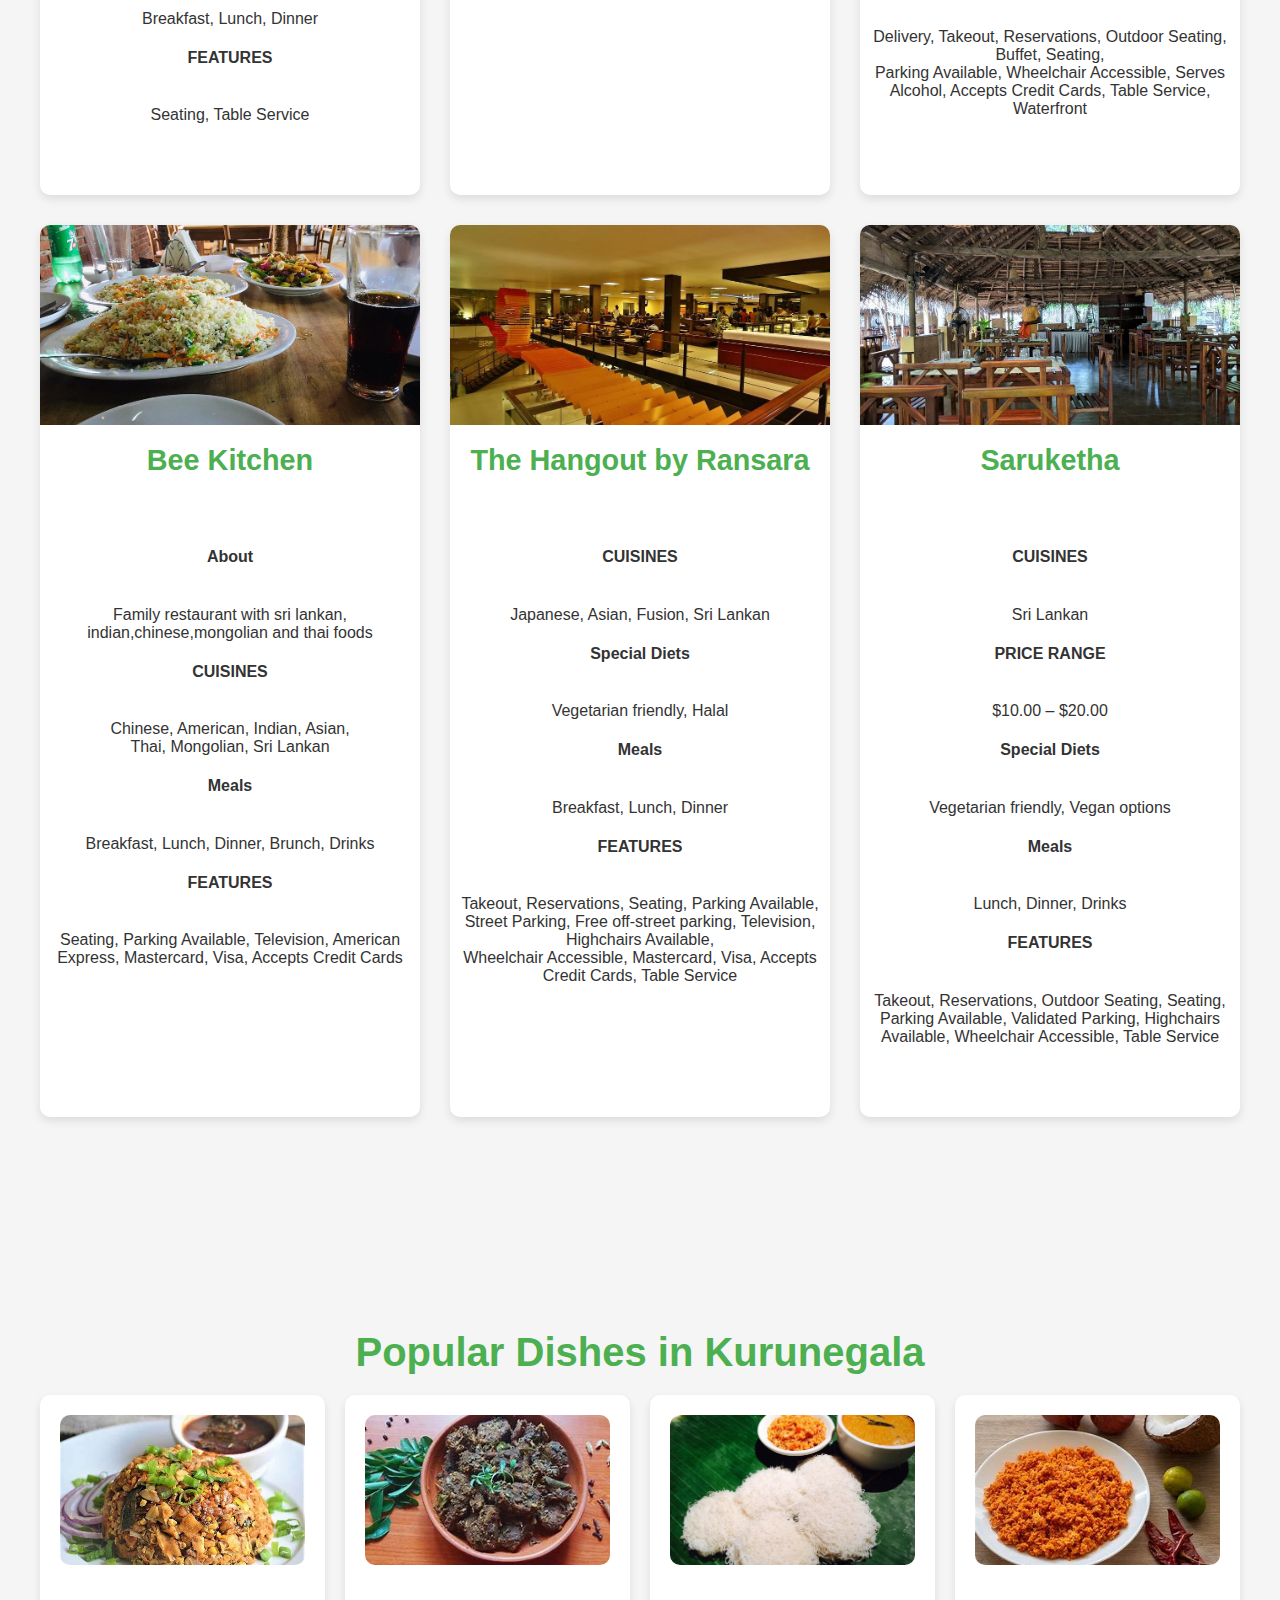
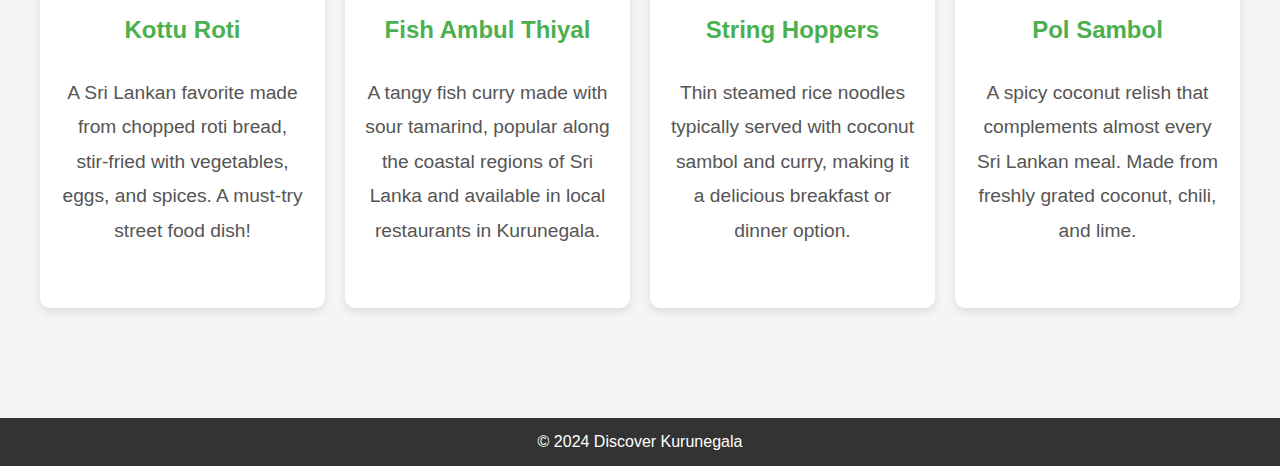
<file: dining.html>
<!DOCTYPE html>
<html lang="en">
<head>
    <meta charset="UTF-8">
    <meta name="viewport" content="width=device-width, initial-scale=1.0">
    <title>Dining in Kurunegala</title>
    <link rel="stylesheet" href="dining.css">
  
</head>
<body>

    <!-- Header Section -->
    <header>
        <nav>
            <a href="index.html">Home</a>
            <a href="about.html">About Kurunegala</a>
            <a href="accommodation.html">Accommodations</a>
            <a href="attractions.html">Attractions</a>
            <a href="traveltips.html">Travel Tips</a>
        </nav>
        <h1>Dining in Kurunegala</h1>
    </header>

    <!-- Main Content Section -->
    <section>
        <h2>Explore Kurunegala's Culinary Delights</h2>
        <p>Kurunegala offers a variety of dining experiences, from local street food to fine dining restaurants. Discover the best places to eat and savor the flavors of Sri Lankan cuisine in this vibrant city.</p>

        <!-- Dining Options Grid -->
        <div class="dining-grid">
            <!-- Dining Option 1 -->
            <div class="dining-item">
                <img src="dining img/well-maintained-clean.jpg" alt="Restaurant 1">
                <h3> Awanhala Kurunegala</h3>
                <p>
                    <h4>About</h4> <br>
                    Awanhala Kurunegala is a Sri Lankan restaurant <br> chain which serves traditional 
                    and contemporary <br>Sri Lankan food offerings at an affordable price.
                    <h4>CUISINES</h4> <br>
                    Chinese, Asian, Thai, Healthy, Sri Lankan
                    <br><h4>PRICE RANGE</h4> <br>
                    $0.00 – $2.00
                    <br><h4>CUISINES </h4><br>
                    Indian, European, Asian, Sri Lankan
                   <br> <h4> Meals</h4> <br>
                   Breakfast, Lunch, Dinner
                    <br> <h4>FEATURES</h4> <br>
                    Seating, Table Service</p>
            </div>

            <!-- Dining Option 2 -->
            <div class="dining-item">
                <img src="dining img/gemi-gedara.jpg" alt="Restaurant 2">
                <h3>Gemi Gedara</h3>
                <p> <br><h4>CUISINES </h4><br>
                    Indian, European, Asian, Sri Lankan
                   <br> <h4> Meals</h4> <br>
                    Lunch, Dinner
                    <br> <h4>FEATURES</h4> <br>
                    Delivery, Takeout, Seating, Parking Available, <br> 
                    Free off-street parking, Wheelchair Accessible, American Express,
                     Mastercard, Visa, <br>Digital Payments,<br> Accepts Credit Cards, Table Service</p>
            </div>

            <!-- Dining Option 3 -->
            <div class="dining-item">
                <img src="dining img/diya dahara.jpg" alt="Restaurant 3">
                <h3>Diya Dahara Restaurant</h3>
                <p> <h4>About</h4> <br>
                    Restaurant & Bar. Reception Hall. Facilities for Receptions, <br>
                    Seminars & Private Functions, Western, Eastern & Sri Lankan Food.
                   
                    <h4>CUISINES</h4> <br>
                    Chinese, Asian, Thai, Healthy, Sri Lankan
                    <br><h4>PRICE RANGE</h4> <br>
                    $1.00 – $7.00
                   
                   <br> <h4> Meals</h4> <br>
                   Breakfast, Lunch, Dinner, Brunch, Drinks
                    <br> <h4>FEATURES</h4> <br>
                    Delivery, Takeout, Reservations, Outdoor Seating, Buffet, Seating, <br>Parking
                     Available, Wheelchair Accessible, Serves Alcohol, Accepts Credit Cards, Table Service, Waterfront</p>
            </div>

            <!-- Dining Option 4 -->
            <div class="dining-item">
                <img src="dining img/caption.jpg" alt="Restaurant 4">
                <h3> Bee Kitchen</h3>
                <p> <h4>About</h4> <br>
                    Family restaurant with sri lankan, indian,chinese,mongolian and thai foods
                   
                    <h4>CUISINES</h4> <br>
                    Chinese, American, Indian, Asian, <br>Thai, Mongolian, Sri Lankan
                                      
                   <br> <h4> Meals</h4> <br>
                   Breakfast, Lunch, Dinner, Brunch, Drinks
                    <br> <h4>FEATURES</h4> <br>
                    Seating, Parking Available, Television, American Express, Mastercard, Visa, Accepts Credit Cards</p>
            </div>

             <!-- Dining Option 4 -->
             <div class="dining-item">
                <img src="dining img/the-hangout-by-ransara.jpg" alt="Restaurant 4">
                <h3>The Hangout by Ransara</h3>
                <p>    <h4>CUISINES</h4> <br>
                    Japanese, Asian, Fusion, Sri Lankan
                 
                    <h4>Special Diets</h4> <br>
                    Vegetarian friendly, Halal
                   
                   <br> <h4> Meals</h4> <br>
                   Breakfast, Lunch, Dinner
                    <br> <h4>FEATURES</h4> <br>
                    Takeout, Reservations, Seating, Parking Available, 
                    Street Parking, Free off-street parking, Television, Highchairs Available, <br> 
                    Wheelchair Accessible, Mastercard, Visa, Accepts Credit Cards, Table Service</p>
            </div> 
            
            



               <!-- Dining Option 5 -->
               <div class="dining-item">
                <img src="dining img/saruketha.jpg" alt="Restaurant 4">
                <h3>Saruketha</h3>
                <p>    <h4>CUISINES</h4> <br>
                             Sri Lankan
                 
                    <br><h4>PRICE RANGE</h4> <br>
                    $10.00 – $20.00
                    <h4>Special Diets</h4> <br>
                    Vegetarian friendly, Vegan options
                   
                   <br> <h4> Meals</h4> <br>
                   Lunch, Dinner, Drinks
                    <br> <h4>FEATURES</h4> <br>
                    Takeout, Reservations, Outdoor Seating, Seating, Parking Available,
                     Validated Parking, Highchairs Available, Wheelchair Accessible, Table Service</p>
            </div>    

        </div>
    </section>

    <!-- Popular Dishes Section -->
    <section class="popular-dishes">
        <h2>Popular Dishes in Kurunegala</h2>
        <div class="dishes-grid">
            <!-- Dish 1 -->
            <div class="dish-item">
                <img src="dining img/kottu roty.jfif" alt="Dish 1">
                <h4>Kottu Roti</h4>
                <p>A Sri Lankan favorite made from chopped roti bread, stir-fried with vegetables, eggs, and spices. A must-try street food dish!</p>
            </div>

            <!-- Dish 2 -->
            <div class="dish-item">
                <img src="dining img/fisg abul.jfif" alt="Dish 2">
                <h4>Fish Ambul Thiyal</h4>
                <p>A tangy fish curry made with sour tamarind, popular along the coastal regions of Sri Lanka and available in local restaurants in Kurunegala.</p>
            </div>

            <!-- Dish 3 -->
            <div class="dish-item">
                <img src="dining img/stringh.jpg" alt="Dish 3">
                <h4>String Hoppers</h4>
                <p>Thin steamed rice noodles typically served with coconut sambol and curry, making it a delicious breakfast or dinner option.</p>
            </div>

            <!-- Dish 4 -->
            <div class="dish-item">
                <img src="dining img/polsambl.jfif" alt="Dish 4">
                <h4>Pol Sambol</h4>
                <p>A spicy coconut relish that complements almost every Sri Lankan meal. Made from freshly grated coconut, chili, and lime.</p>
            </div>
        </div>
    </section>

    <!-- Footer Section -->
    <footer>
        &copy; 2024 Discover Kurunegala
    </footer
</file>
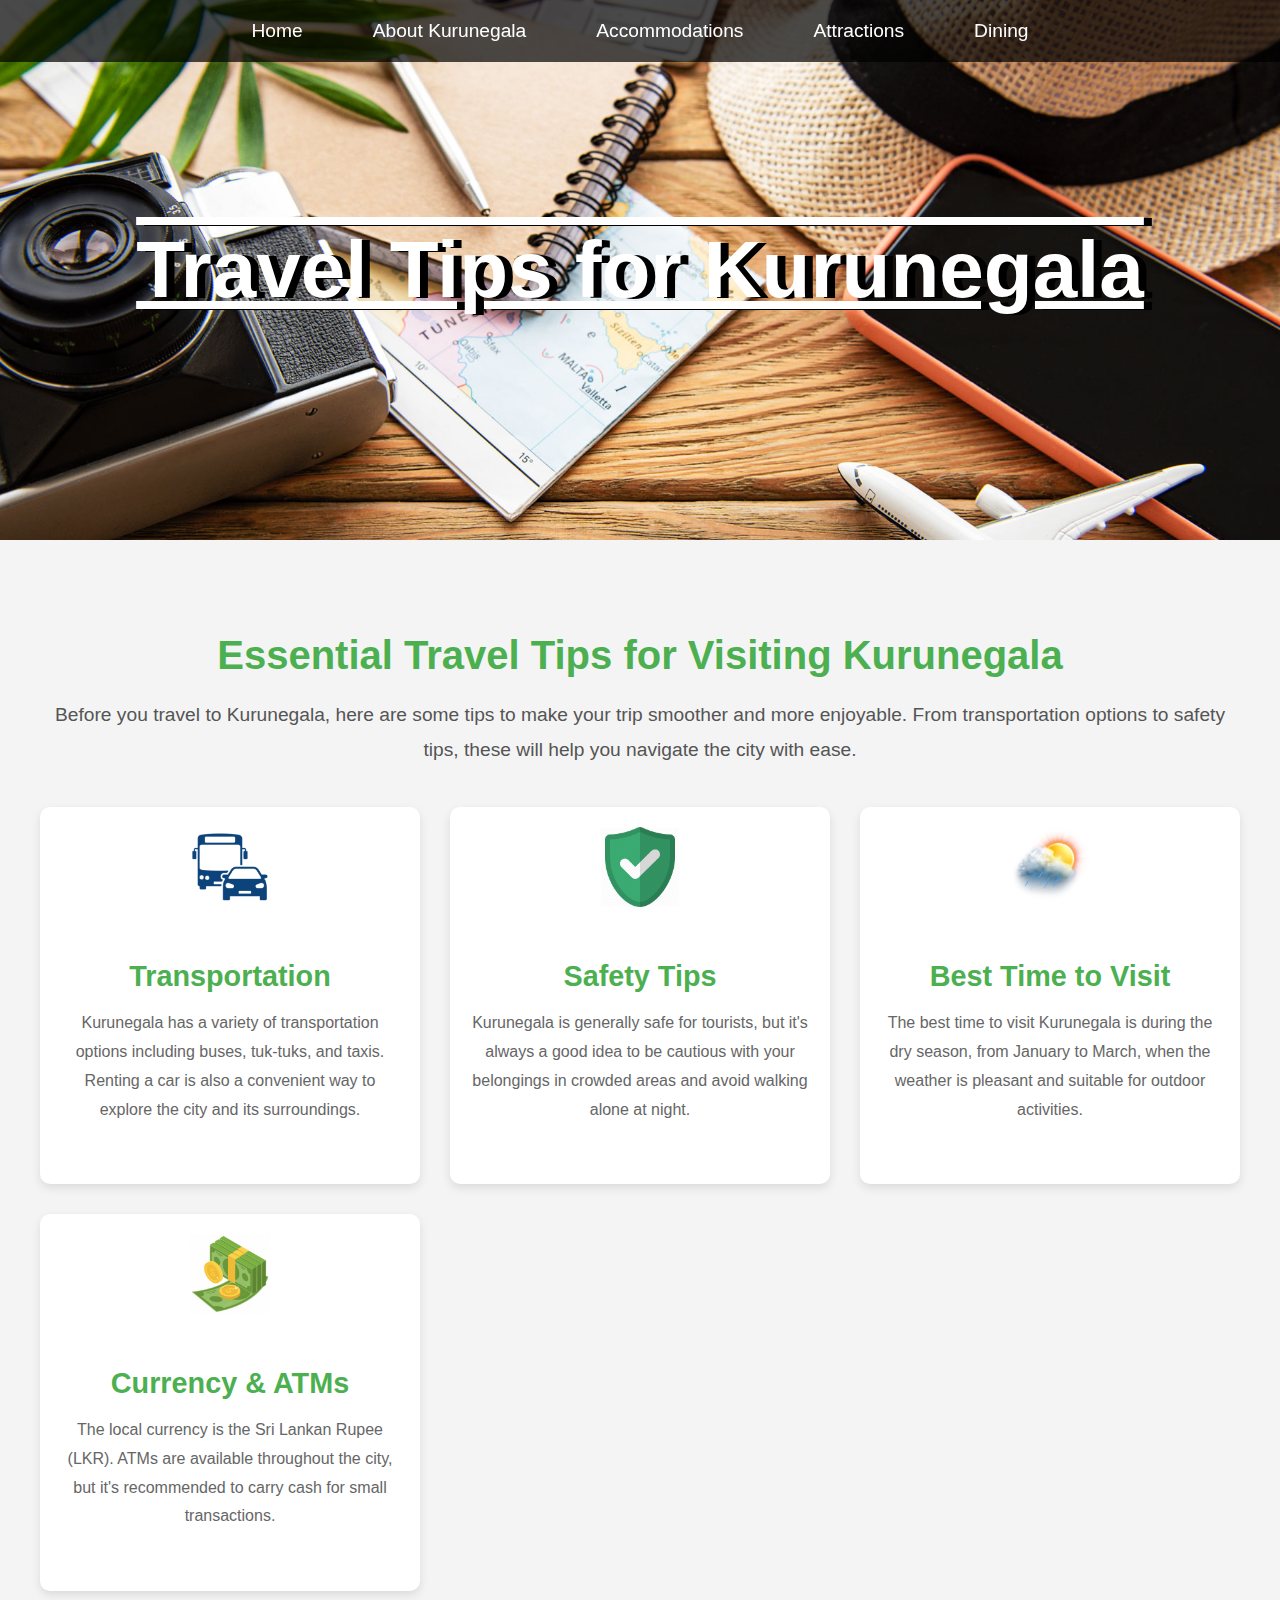
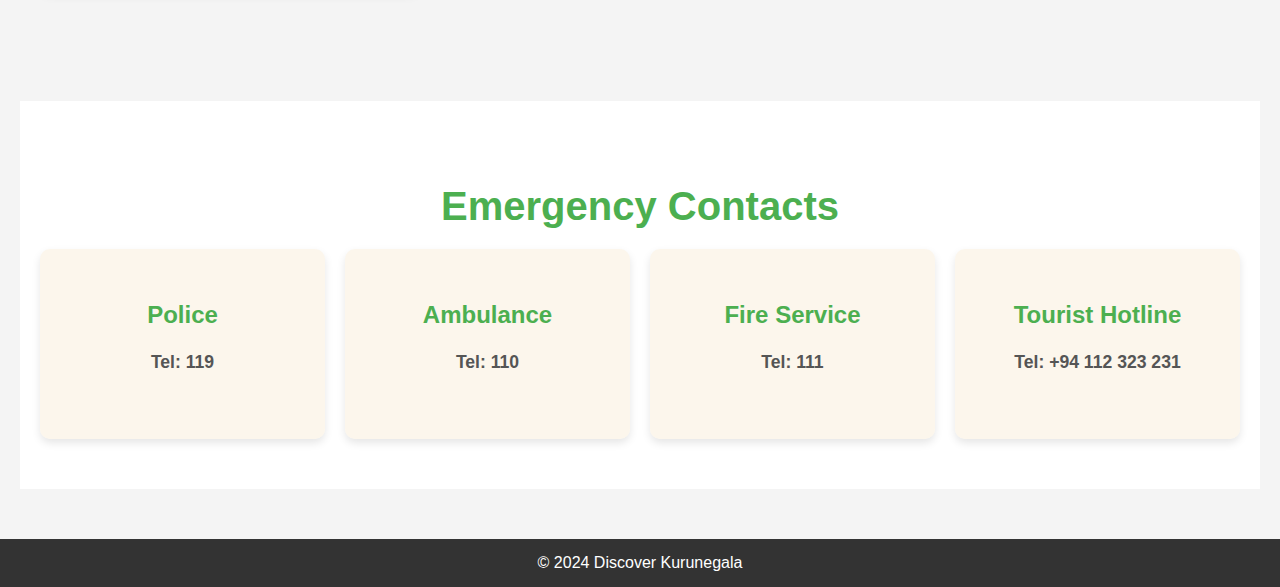
<file: traveltips.html>
<!DOCTYPE html>
<html lang="en">
<head>
    <meta charset="UTF-8">
    <meta name="viewport" content="width=device-width, initial-scale=1.0">
    <title>Travel Tips for Kurunegala</title>
    <style>
        /* General Styles */
        body {
            font-family: 'Segoe UI', Tahoma, Geneva, Verdana, sans-serif;
            margin: 0;
            padding: 0;
            background-color: #f4f4f4;
            color: #333;
        }

        /* Header */
        header {
            background-image: url("travaling img/tips-for-taking-travel-photos-header.jpg"); /* Replace with a travel-related image */
            background-size: cover;
            background-position: center;
            height: 60vh;
            display: flex;
            align-items: center;
            justify-content: center;
            color: white;
            text-align: center;
            position: relative;
            width: 100%;
        }

        header h1 {
            font-size: 5rem;
             text-shadow: 8px 1px rgb(0, 0, 0);
            margin: 0;
            text-decoration: underline overline;
        }

        /* Navigation */
        nav {
            background-color: rgba(0, 0, 0, 0.7);
            padding: 10px;
            position: fixed;
            top: 0;
            width: 100%;
            display: flex;
            justify-content: center;
        }

        nav a {
            color: white;
            text-decoration: none;
            margin: 0 15px;
            font-size: 1.2em;
            padding: 10px 20px;
            border-radius: 5px;
            transition: background 0.3s ease;
        }

        nav a:hover {
            background-color: #4CAF50;
        }

        /* Main Content */
        section {
            padding: 60px 20px;
            max-width: 1200px;
            margin: auto;
            text-align: center;
        }

        section h2 {
            font-size: 2.5em;
            color: #4CAF50;
            margin-bottom: 20px;
        }

        section p {
            font-size: 1.2em;
            line-height: 1.8;
            margin-bottom: 40px;
            color: #555;
        }

        /* Travel Tips Grid */
        .tips-grid {
            display: grid;
            grid-template-columns: repeat(auto-fit, minmax(300px, 1fr));
            gap: 30px;
            margin-top: 30px;
        }

        .tip-item {
            background-color: white;
            box-shadow: 0 4px 10px rgba(0, 0, 0, 0.1);
            border-radius: 10px;
            overflow: hidden;
            padding: 20px;
            text-align: center;
            transition: transform 0.3s ease;
        }

        .tip-item:hover {
            transform: translateY(-10px);
        }

        .tip-item img {
            width: 80px;
            height: 80px;
            margin-bottom: 20px;
        }

        .tip-item h3 {
            font-size: 1.8em;
            color: #4CAF50;
            margin-bottom: 15px;
        }

        .tip-item p {
            font-size: 1em;
            color: #666;
        }

        /* Emergency Contact Section */
        .emergency-contact {
            background-color: #ffffff;
            padding: 50px 20px;
            margin-top: 50px;
        }

        .emergency-contact h2 {
            font-size: 2.5em;
            color: #4CAF50;
            margin-bottom: 20px;
        }

        .contact-grid {
            display: grid;
            grid-template-columns: repeat(auto-fit, minmax(200px, 1fr));
            gap: 20px;
            text-align: center;
        }

        .contact-item {
            background-color: rgba(248, 232, 209, 0.411);
            box-shadow: 0 4px 8px rgba(0, 0, 0, 0.1);
            padding: 20px;
            border-radius: 10px;
        }

        .contact-item h4 {
            font-size: 1.5em;
            color: #4CAF50;
            margin-bottom: 10px;
        }

        .contact-item p {
            font-size: 1.1em;
            color: #555;
            font-weight: bold;
        }

        /* Footer */
        footer {
            text-align: center;
            padding: 15px;
            background-color: #333;
            color: white;
            margin-top: 50px;
        }
    </style>
</head>
<body>

    <!-- Header Section -->
    <header>
        <nav>
            <a href="index.html">Home</a>
            <a href="about.html">About Kurunegala</a>
            <a href="accommodation.html">Accommodations</a>
            <a href="attractions.html">Attractions</a>
            <a href="dining.html">Dining</a>
        </nav>
        <h1>Travel Tips for Kurunegala</h1>
    </header>

    <!-- Main Content Section -->
    <section>
        <h2>Essential Travel Tips for Visiting Kurunegala</h2>
        <p>Before you travel to Kurunegala, here are some tips to make your trip smoother and more enjoyable. From transportation options to safety tips, these will help you navigate the city with ease.</p>

        <!-- Travel Tips Grid -->
        <div class="tips-grid">
            <!-- Tip Item 1 -->
            <div class="tip-item">
                <img src="travaling img/transport-icon.png" alt="Transport Icon">
                <h3>Transportation</h3>
                <p>Kurunegala has a variety of transportation options including buses, tuk-tuks, and taxis. Renting a car is also a convenient way to explore the city and its surroundings.</p>
            </div>

            <!-- Tip Item 2 -->
            <div class="tip-item">
                <img src="travaling img/safe-icon-16.jpg" alt="Safety Icon">
                <h3>Safety Tips</h3>
                <p>Kurunegala is generally safe for tourists, but it's always a good idea to be cautious with your belongings in crowded areas and avoid walking alone at night.</p>
            </div>

            <!-- Tip Item 3 -->
            <div class="tip-item">
                <img src="travaling img/weather.png" alt="Weather Icon">
                <h3>Best Time to Visit</h3>
                <p>The best time to visit Kurunegala is during the dry season, from January to March, when the weather is pleasant and suitable for outdoor activities.</p>
            </div>

            <!-- Tip Item 4 -->
            <div class="tip-item">
                <img src="travaling img/currancy.webp" alt="Currency Icon">
                <h3>Currency & ATMs</h3>
                <p>The local currency is the Sri Lankan Rupee (LKR). ATMs are available throughout the city, but it's recommended to carry cash for small transactions.</p>
            </div>
        </div>
    </section>

    <!-- Emergency Contact Section -->
    <section class="emergency-contact">
        <h2>Emergency Contacts</h2>
        <div class="contact-grid">
            <!-- Contact 1 -->
            <div class="contact-item">
                <h4>Police</h4>
                <p>Tel: 119</p>
            </div>

            <!-- Contact 2 -->
            <div class="contact-item">
                <h4>Ambulance</h4>
                <p>Tel: 110</p>
            </div>

            <!-- Contact 3 -->
            <div class="contact-item">
                <h4>Fire Service</h4>
                <p>Tel: 111</p>
            </div>

            <!-- Contact 4 -->
            <div class="contact-item">
                <h4>Tourist Hotline</h4>
                <p>Tel: +94 112 323 231</p>
            </div>
        </div>
    </section>

    <!-- Footer Section -->
    <footer>
        &copy; 2024 Discover Kurunegala
    </footer>

</body>
</html>
</file>
<file: inde.css>
body {
    font-family: Arial, sans-serif;
    margin: 0;
    padding: 0;
    overflow-anchor: none;
    height: 100vh;
   
    
}

#img {
    width: 100%;
    background-image: url("index image/Ku.historycal1.jpg");
    height: 100vh;
    background-size: cover;
    opacity: 1;

   
}

#img h1{
    /* text-align: center;  */
    font-size: 65px;
    color: #ffffff;
    padding-top: 7.6rem;
    padding-left: 4.5rem;
    line-height: 1.5;
    font-weight: 800; 
    margin: 0px ;
    letter-spacing: 5px; 
    text-transform: uppercase; 
    font-family:Engravers MT; 
    word-spacing: 40px; 
    text-shadow: 5px 4px rgb(0, 0, 0);
    
}

#header {
    position: fixed;
    background: #04b36a;
    color: #fff;
    padding: 0.1rem;
    text-align: center;
    width: 100%;  
    height: 4rem; 
    z-index: 2;
}


nav{
    position: fixed;
    width: 100%;
    top: 4.1rem;
    z-index: 3;
}

#header h1 {
    margin: 9px;
    letter-spacing: 0.7rem;
    color: #312f2ff6;
}

nav ul {    
    line-height: 3;
    list-style: none;
    padding: 0;
    border-radius: 0px;
    background-color: rgba(51, 50, 50, 0.5);
    padding: 10px;
    position: absolute;
    top: 0;
    width: 98.5%;
    display: flex;
    justify-content: center;
    height: 37px;

}

nav ul li {
    display: inline;
    margin:  1rem;
}

nav ul li a {
    color: #eeeeee;
    text-decoration: none;
    margin: 0 15px;
    font-size: 1.1em;
    padding: 10px 20px;
    border-radius: 5px;
    transition: background 1s ease;
           
}

nav a:hover {
    background-color: #4CAF50;
}    



section {
    padding: 80px 25px;
    margin: auto;
    max-width: 100%;

}

section h2 {
    font-family: Cascadia Code;
    letter-spacing: 4px;
    font-weight: 400;
    font-size: 55px;
    text-align: start;
    margin: 0.5rem;
}

section p {
    font-size: 22px;
    font-weight: 400;
    text-align: start;
    line-height: 2.5rem;
    opacity: 0.96;

}

.ayubowan-svg {
    top: 43rem;
    left: 30px;
    max-width:100%;
    height: 100%;
    position: absolute;
    justify-content: flex-start;
}
 
.features{
    display: grid;
    grid-template-columns: repeat(auto-fit, minmax(300px, 1fr));
    gap: 20px;
    padding: 0 20px;
        }

        .feature-box1,
        .feature-box2, 
        .feature-box3 {
            background-color: white;
            box-shadow: 0 4px 8px rgba(0, 0, 0, 0.1);
            padding: 30px;
            border-radius: 10px;
            transition: transform 0.3s ease;
        }

        .feature-box1:hover,
        .feature-box2:hover, 
        .feature-box3:hover{
            transform: translateY(-10px); 
        }
        .feature-box1 h3,
        .feature-box2 h3,
        .feature-box3 h3{
            font-size: 1.8rem;
            margin-bottom: 50px;
            color: #008004;
        }

        .feature-box1 p,
        .feature-box2 p,
        .feature-box3 p{
            font-size: 1.2rem;
            color: #000000;
            line-height: 1.7rem;
            background-color: rgba(255, 255, 255, 0.418);
            text-align: center;
        }

       
        .feature-box1{
            background-image: url("index image/rock-view-from-the-lake.jpg" );
            background-size: cover;
        }

        .feature-box2{
            background-image: url("index image/ku.natural.jpg" );
            background-size: cover;
            
            
        }

        .feature-box3{
            background-image: url("index image/KURUNEGALA.jpg" );
            background-size: cover;
            
            
        }

        .picBox{
            margin: 0px;
            display: grid;
            grid-template-columns: auto auto auto;
            grid-column-gap: 40px;
            grid-row-gap: 50px;
        }

        .pic-item1 img,
        .pic-item2 img,
        .pic-item3 img{
            width: 25rem;
            height: 30rem;
            border-radius: 100px;
        }
     
        .pic-item4 img,
        .pic-item5 img,
        .pic-item6 img,
        .pic-item7 img,
        .pic-item8 img,
        .pic-item9 img,
        .pic-item10 img,
        .pic-item11 img,
        .pic-item12 img{
            width: 25rem;
            height: 20rem;
            border-radius: 3rem;
           
        }
        
         .pic-item1 {
            grid-area: 1 / 1;    
        } 

        .pic-item2 {
            grid-area: 1 / 2;    
        } 

        .pic-item3{
            grid-area: 1 / 3;    
        } 

        .pic-item4 {
            grid-area: 2 / 1;    
        } 

        .pic-item5 {
            grid-area: 2/ 2;    
        } 
        
         .pic-item6 {
            grid-area: 2 /  3 ;
        } 

    

        footer {
            text-align: center;
            padding: 15px;
            background-color: #333;
            color: white;
            margin-top: 5px;
        }
</file>
<file: about.css>
/* General Styles */
  body {
    font-family: 'Segoe UI', Tahoma, Geneva, Verdana, sans-serif;
    margin: 0;
    padding: 0;
    background-color: #ebeaea;
    color: #333;
}

/* Header */
header {
    background: url('about img/kurunegala1.jpg');
    background-size: cover;
    background-position: center;
    height: 80vh;
    display: flex;
    align-items: center;
    justify-content: center;
    color: white;
    text-align: center;
    width: 100%;
   
   
}

header h1 {
    font-size: 5rem;
    text-shadow: 8px 1px rgb(0, 0, 0);
    margin: 0;
    text-decoration: underline overline;
}

/* Navigation */
nav {
    position: fixed;
    background-color: rgba(0, 0, 0, 0.7);
    padding: 10px;
    top: 0;
    width: 100%;
    display: flex;
    justify-content: center;
    z-index: 3;
}

nav a {
    color: white;
    text-decoration: none;
    margin: 0 15px;
    font-size: 1.2em;
    padding: 10px 20px;
    border-radius: 5px;
    transition: background 0.3s ease;
}

nav a:hover {
    background-color: #4CAF50;
}

/* Main Content */
section {
    padding: 60px 20px;
    max-width: 1200px;
    margin: auto;
    text-align: center;
    height: 48rem;
}

section h2 {
    font-size: 2.5em;
    color: #4CAF50;
    margin-bottom: 20px;
}

section p {
    font-size: 1.2em;
    line-height: 1.8;
    margin-bottom: 40px;
    color: #555;
    font-weight: bold;
}

/* Two-column layout for historical and cultural info */
.info-grid {
    display: grid;
    grid-template-columns: repeat(auto-fit, minmax(300px, 1fr));
     gap: 20px;
     padding: 0 20px;
}

.info-box {
    background-color: white;
    box-shadow: 0 4px 10px rgba(0, 0, 0, 0.1);
    padding: 30px;
    border-radius: 10px;
    transition: transform 0.3s ease;
    height: 70%;
}

.info-box:hover {
    transform: translateY(-10px);
}

.info-box h3 {
    color: #4CAF50;
    font-size: 1.8em;
    margin-bottom: 10px;
}

.info-box p {
    font-size: 1em;
    color: #666;
    margin-bottom: 10px;
    font-weight: bold;

}

/* Image sections */
.info-box img {
    width: 100%;
    height: 50%;
    border-radius: 10px;
    margin-bottom: 0px;
    padding-top: 0%;
    
}

.kuru{
    background-image: url("about img/kurunegala4.jpg");
    overflow-y: scroll;
    height: 650px;
    background-size: cover;
    

    
}

.kuru2{
    
    padding-top: 1%;
    background-color: rgba(0, 0, 0, 0.37);
    backdrop-filter: blur(1px);
    height: auto;
}

.kngl{
    font-size: 7rem;
    font-family: MV Boli;
    letter-spacing: 25px;
    padding-left: 7%;
    margin-top: 10px;
    text-shadow: 8px 1px rgb(36, 153, 65);
}


.ph2,
.ph4,
.ph6,
.ph8{
    margin-bottom: 0.1px;
    margin-left: 50px;
    padding: 0%;
    color: #026605;
    text-shadow: 2px 2px 4px #ffffff;
    font-size: 45px;
}


.ph3,
.ph5,
.ph7,
.ph9{
    font-size: 40px;
    text-align: right;
    margin-bottom: 0.1px;
    margin-right: 50px;
    padding: 0%;
    color: #026605;
    text-shadow: 2px 2px 4px #ffffff;
}

.p1{
    margin-bottom: 150px;
    color: white;
    font-size: 30px;
    text-align: center;
    text-shadow: 2px 2px 4px #000000;
}  

.p2,
.p4,
.p6,
.p8{
    margin-top: 0.1px;
   margin-left: 20px;
   margin-right: 100px;
   margin-bottom: 100px; 
   font-size: 25px;
   text-align: justify;
   color: white;
   text-shadow: 4px 2px 3px #000000;

}

.p3,
.p5,
.p7,
.p9{
    text-align: right;
    margin-right: 50px;
    margin-top: 0.1px;
   margin-left: 20px;
   margin-bottom: 100px; 
   font-size: 25px;
   color: white;
   text-shadow: 4px 2px 3px #000000;
}

/* Footer */
footer {
    text-align: center;
    padding: 15px;
    background-color: #333;
    color: white;
    margin-top: 50px;
}
</file>
<file: accommodation.css>
body {
            font-family: 'Segoe UI', Tahoma, Geneva, Verdana, sans-serif;
            margin: 0;
            padding: 0;
            background-color: #f4f4f4;
            color: #333;
        }

        /* Header */
        header {
            background-image: url('accommodation img/accommo.jpg '); 
            background-size: cover;
            background-position: center;
            height: 60vh;
            display: flex;
            align-items: center;
            justify-content: center;
            color: white;
            text-align: center;
            position: relative;
        }

        header h1 {
            font-size: 4rem;
            text-shadow: 8px 1px rgb(0, 0, 0);
            margin: 0;
            text-decoration: underline overline;
        }

        /* Navigation */
        nav {
            background-color: rgba(0, 0, 0, 0.7);
            padding: 10px;
            position: fixed;
            top: 0;
            width: 100%;
            display: flex;
            justify-content: center;
        }

        nav a {
            color: white;
            text-decoration: none;
            margin: 0 15px;
            font-size: 1.2em;
            padding: 10px 20px;
            border-radius: 5px;
            transition: background 0.3s ease;
        }

        nav a:hover {
            background-color: #4CAF50;
        }

        /* Main Content */
        section {
            padding: 60px 20px;
            max-width: 1200px;
            margin: auto;
            text-align: center;
        }

        section h2 {
            font-size: 2.5em;
            color: #4CAF50;
            margin-bottom: 20px;
        }

        section p {
            font-size: 1.2em;
            line-height: 1.8;
            margin-bottom: 40px;
            color: #555;
        }

        /* Attractions Grid */
        .attractions-grid {
            display: grid;
            grid-template-columns: auto auto auto auto;
            gap: 30px;
            margin-top: 30px;
            height: auto;
        
        }

        .attraction-item {
            background-color: rgba(223, 206, 171, 0.363);
            box-shadow: 0 4px 10px rgba(0, 0, 0, 0.1);
            border-radius: 5px;
            overflow: hidden;
            transition: transform 0.3s ease;
        }

        .attraction-item:hover {
            transform: translateY(-10px);
        }

        .attraction-item img {
            width: 100%;
            height: 200px;
            object-fit: cover;
        }

        .attraction-item h3 {
            font-size: 25px;
            color: #4CAF50;
            margin: 15px 0;
            padding: 0 15px;
        }

        .attraction-item p {
            padding: 0 15px 15px;
            font-size: 1em;
            color: #666;
        }

        .bttn2{
            color: rgb(0, 0, 0);
            font-size: 14px;
            font-weight: bold;
            margin-top: 30px;
            background-color: #12e719bd;
            cursor: pointer;
            border-radius: 6px;
            padding: 8px;
            border-color: darkgreen;
        }

        .read-more-btn{
            border: none;
            cursor: pointer;
            color: darkblue;
            background-color:  rgba(223, 206, 171, 0.363);
            font-size: 15px;
            font-weight: bold;
        }
        
        .read-more-btn:hover {
            color: blue;}

        #more1,
        #more2,
        #more3,
        #more4 {display: none;}

        /* Footer */
        footer {
            text-align: center;
            padding: 15px;
            background-color: #333;
            color: white;
            margin-top: 50px;
        }
</file>
<file: attractionss.css>
/* General Styles */
  body {
    font-family: 'Segoe UI', Tahoma, Geneva, Verdana, sans-serif;
    margin: 0;
    padding: 0;
    background-color: #f4f4f4;
    color: #333;
}

/* Header */
header {
    background-image: url('attraction img/attraction.jpg'); 
    background-size:cover ;
    background-position: center;
    height: 80vh;
    display: flex;
    align-items: center;
    justify-content: center;
    color: white;
    text-align: center;
    position: relative;
    width: 100%;
}

header h1 {
    font-size: 5rem;
    text-shadow: 8px 1px rgb(0, 0, 0);
    margin: 0;
    text-decoration: underline overline;
}

/* Navigation */
nav {
    background-color: rgba(0, 0, 0, 0.7);
    padding: 10px;
    position: fixed;
    top: 0;
    width: 100%;
    display: flex;
    justify-content: center;
    z-index: 3;
}

nav a {
    color: white;
    text-decoration: none;
    margin: 0 15px;
    font-size: 1.2em;
    padding: 10px 20px;
    border-radius: 5px;
    transition: background 0.3s ease;
}

nav a:hover {
    background-color: #4CAF50;
}

.Maincon{
    text-align: center;
    height: 100px;
    padding-top: 1px;
    margin-bottom: 3rem;
}

.Maincon p{
    color: black;
    font-size: 25px;

}

/* Main Content */
section {
    padding: 60px 20px;
    max-width: 1200px;
    margin: auto;
    /* text-align: center; */
}

section h2 {
    font-size: 2.5em;
    color: #4CAF50;
    margin-bottom: 20px;
}

section p {
    font-size: 1.2em;
    line-height: 1.8;
    margin-bottom: 40px;
    color: #555;
}

/* Accommodations Grid */
.accommodations-grid {
    display: grid;
    grid-template-rows: repeat(auto-fit, minmax(300px, 1fr));
    gap: 30px;
    margin-top: 30px;
    height: auto;
}

.accommodation-item {
   
    background-color: white;
    box-shadow: 0 4px 10px rgba(0, 0, 0, 0.1);
    border-radius: 10px;
    transition: transform 0.3s ease;
}

.accommodation-item:hover {
    transform: translateY(-10px);
}

.accommodation-item img {
    width: 500px;
    height: 375px;
    object-fit: cover;
    float: left;
    margin-right: 50px;
    margin-left: 0px;
    border-top-left-radius: 10px;
    border-bottom-left-radius: 10px;
}

.accommodation-item h3 {
    font-size: 1.8em;
    color: #4CAF50;
    margin-left: 50px;
    padding: 0 15px;
}

.accommodation-item p {
    padding: 0 15px 15px;
    color: #252525;
    font-size: 15px;
    text-align: justify;
    font-size: 1.1rem;

}

.read-more-btn{
    border: none;
    cursor: pointer;
    color: darkblue;
    background-color: white;
    font-size: 15px;
    font-weight: bold;
}

.read-more-btn:hover {
    color: blue;}

#more1,
#more2,
#more3,
#more4,
#more5,
#more6,
#more7 {display: none;}

/* Footer */
footer {
    text-align: center;
    padding: 15px;
    background-color: #333;
    color: white;
    margin-top: 50px;
}
</file>
<file: dining.css>
/* General Styles */
  body {
    font-family: 'Segoe UI', Tahoma, Geneva, Verdana, sans-serif;
    margin: 0;
    padding: 0;
    background-color: #f5f5f5;
    color: #333;
}

/* Header */
header {
    background-image: url('dining img/dinning.jpg'); /* Replace with a suitable dining-related image */
    background-size: cover;
    background-position: center;
    height: 60vh;
    display: flex;
    align-items: center;
    justify-content: center;
    color: white;
    text-align: center;
    position: relative;
    width: 100%;
}

header h1 {
    font-size: 5rem;
    text-shadow: 8px 1px rgb(0, 0, 0);
    margin: 0;
    text-decoration: underline overline;
}

/* Navigation */
nav {
    background-color: rgba(0, 0, 0, 0.7);
    padding: 10px;
    position: fixed;
    top: 0;
    width: 100%;
    display: flex;
    justify-content: center;
}

nav a {
    color: white;
    text-decoration: none;
    margin: 0 15px;
    font-size: 1.2em;
    padding: 10px 20px;
    border-radius: 5px;
    transition: background 0.3s ease;
}

nav a:hover {
    background-color: #4CAF50;
}

/* Main Content */
section {
    padding: 60px 20px;
    max-width: 1200px;
    margin: auto;
    text-align: center;
}

section h2 {
    font-size: 2.5em;
    color: #4CAF50;
    margin-bottom: 20px;
}

section p {
    font-size: 1.2em;
    line-height: 1.8;
    margin-bottom: 40px;
    color: #555;
}

/* Dining Options Grid */
.dining-grid {
    display: grid;
    grid-template-columns: repeat(auto-fit, minmax(300px, 1fr));
    gap: 30px;
    margin-top: 30px;
}

.dining-item {
    background-color: white;
    box-shadow: 0 4px 10px rgba(0, 0, 0, 0.1);
    border-radius: 10px;
    overflow: hidden;
    transition: transform 0.3s ease;
}

.dining-item:hover {
    transform: translateY(-10px);
}

.dining-item img {
    width: 100%;
    height: 200px;
    object-fit: cover;
}

.dining-item h3 {
    font-size: 1.8em;
    color: #4CAF50;
    margin: 15px 0;
    padding: 0 15px;
}

.dining-item p {
    padding: 0 15px 15px;
    font-size: 1em;
    color: #666;
}

/* Popular Dishes Section */
.popular-dishes {
    margin-top: 60px;
}

.popular-dishes h2 {
    font-size: 2.5em;
    color: #4CAF50;
    margin-bottom: 20px;
}

.dishes-grid {
    display: grid;
    grid-template-columns: repeat(auto-fit, minmax(250px, 1fr));
    gap: 20px;
}

.dish-item {
    background-color: white;
    box-shadow: 0 4px 8px rgba(0, 0, 0, 0.1);
    border-radius: 10px;
    padding: 20px;
    text-align: center;
}

.dish-item img {
    width: 100%;
    height: 150px;
    object-fit: cover;
    border-radius: 10px;
    margin-bottom: 15px;
}

.dish-item h4 {
    font-size: 1.5em;
    color: #4CAF50;
}

/* Footer */
footer {
    text-align: center;
    padding: 15px;
    background-color: #333;
    color: white;
    margin-top: 50px;
}
</file>
